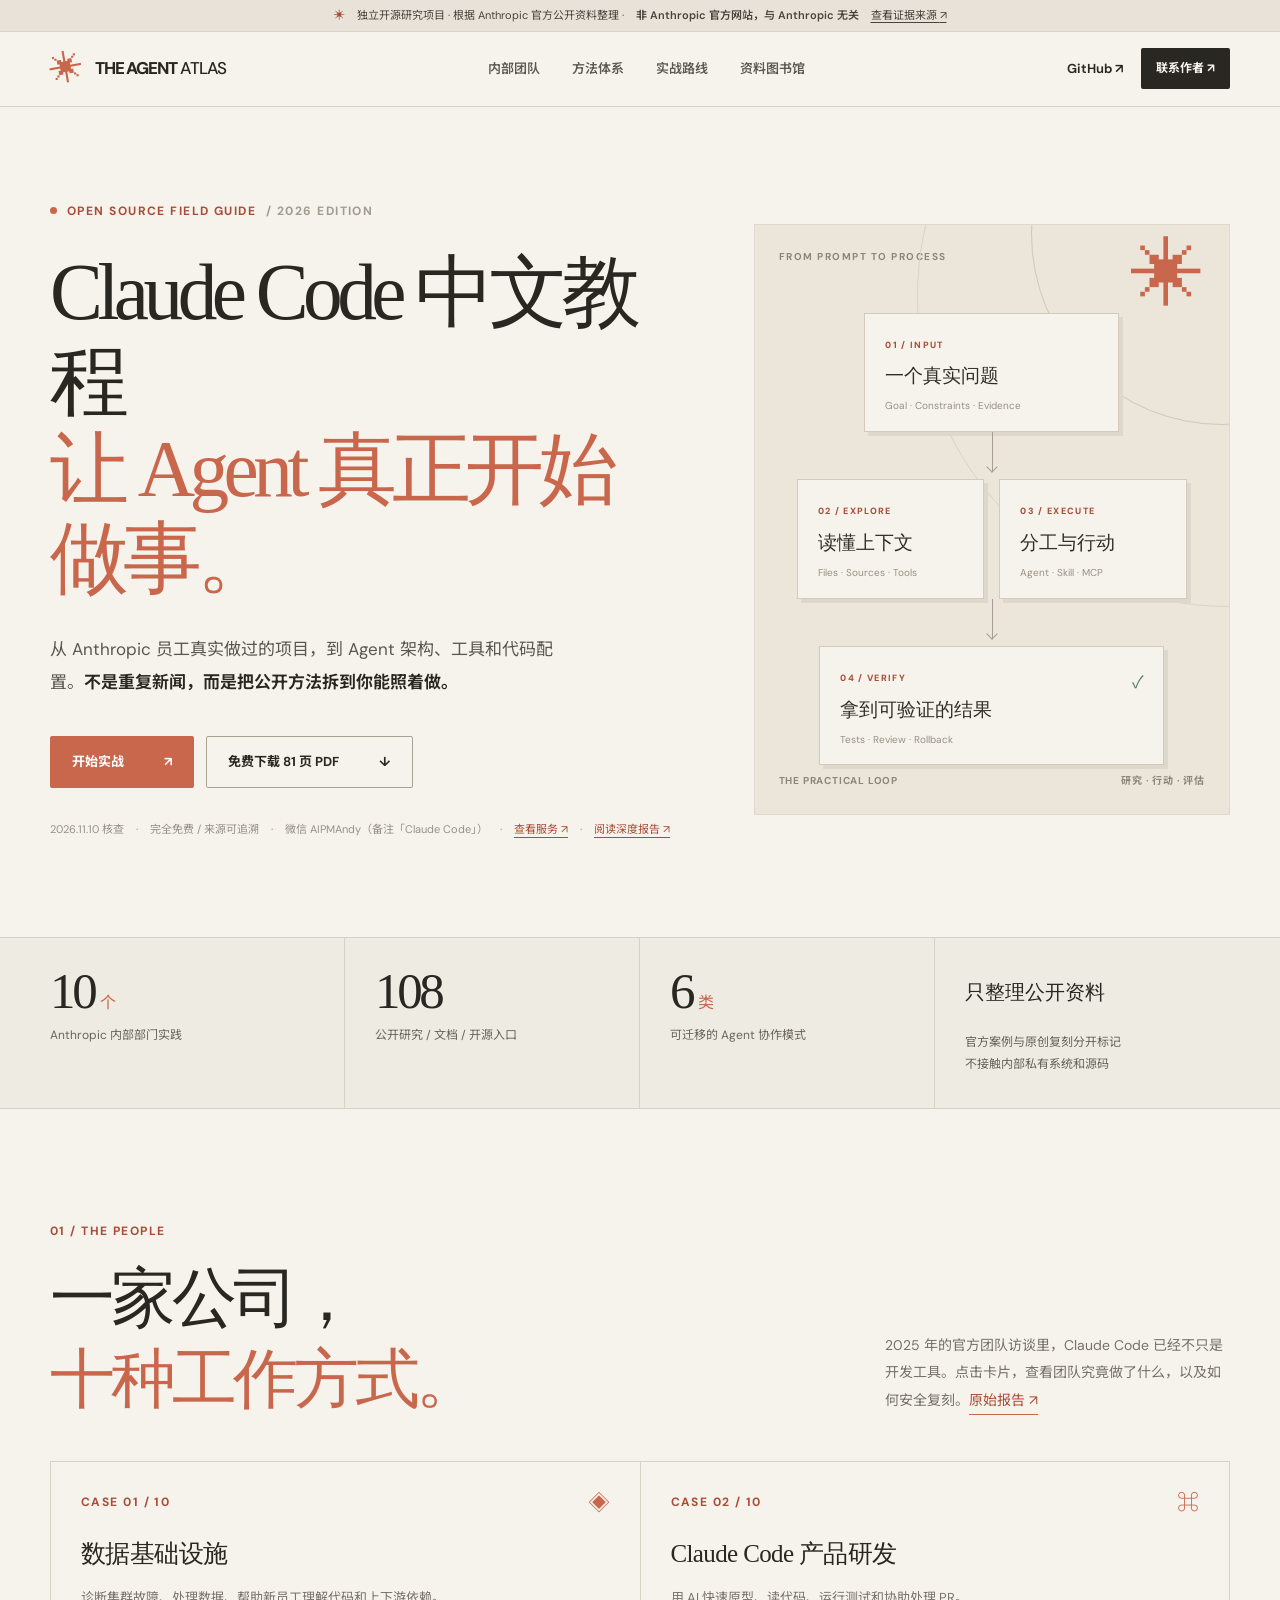
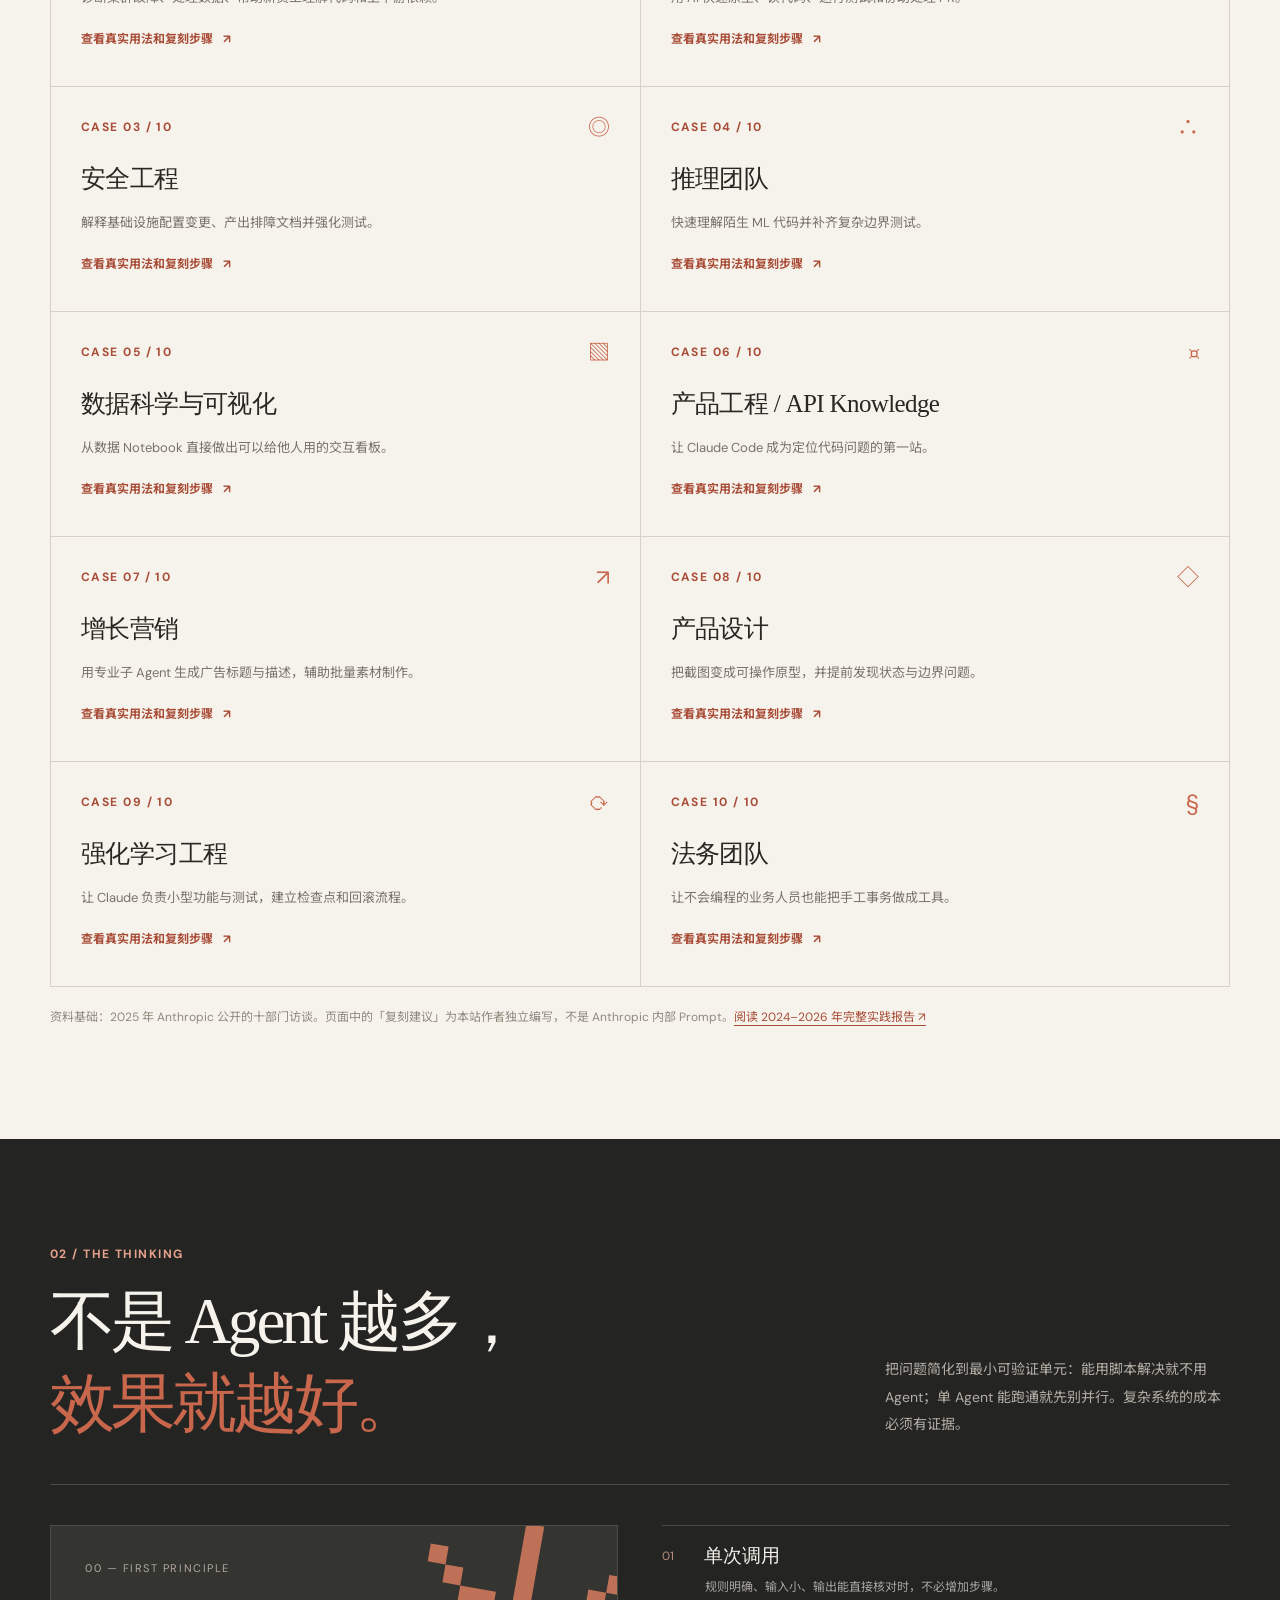
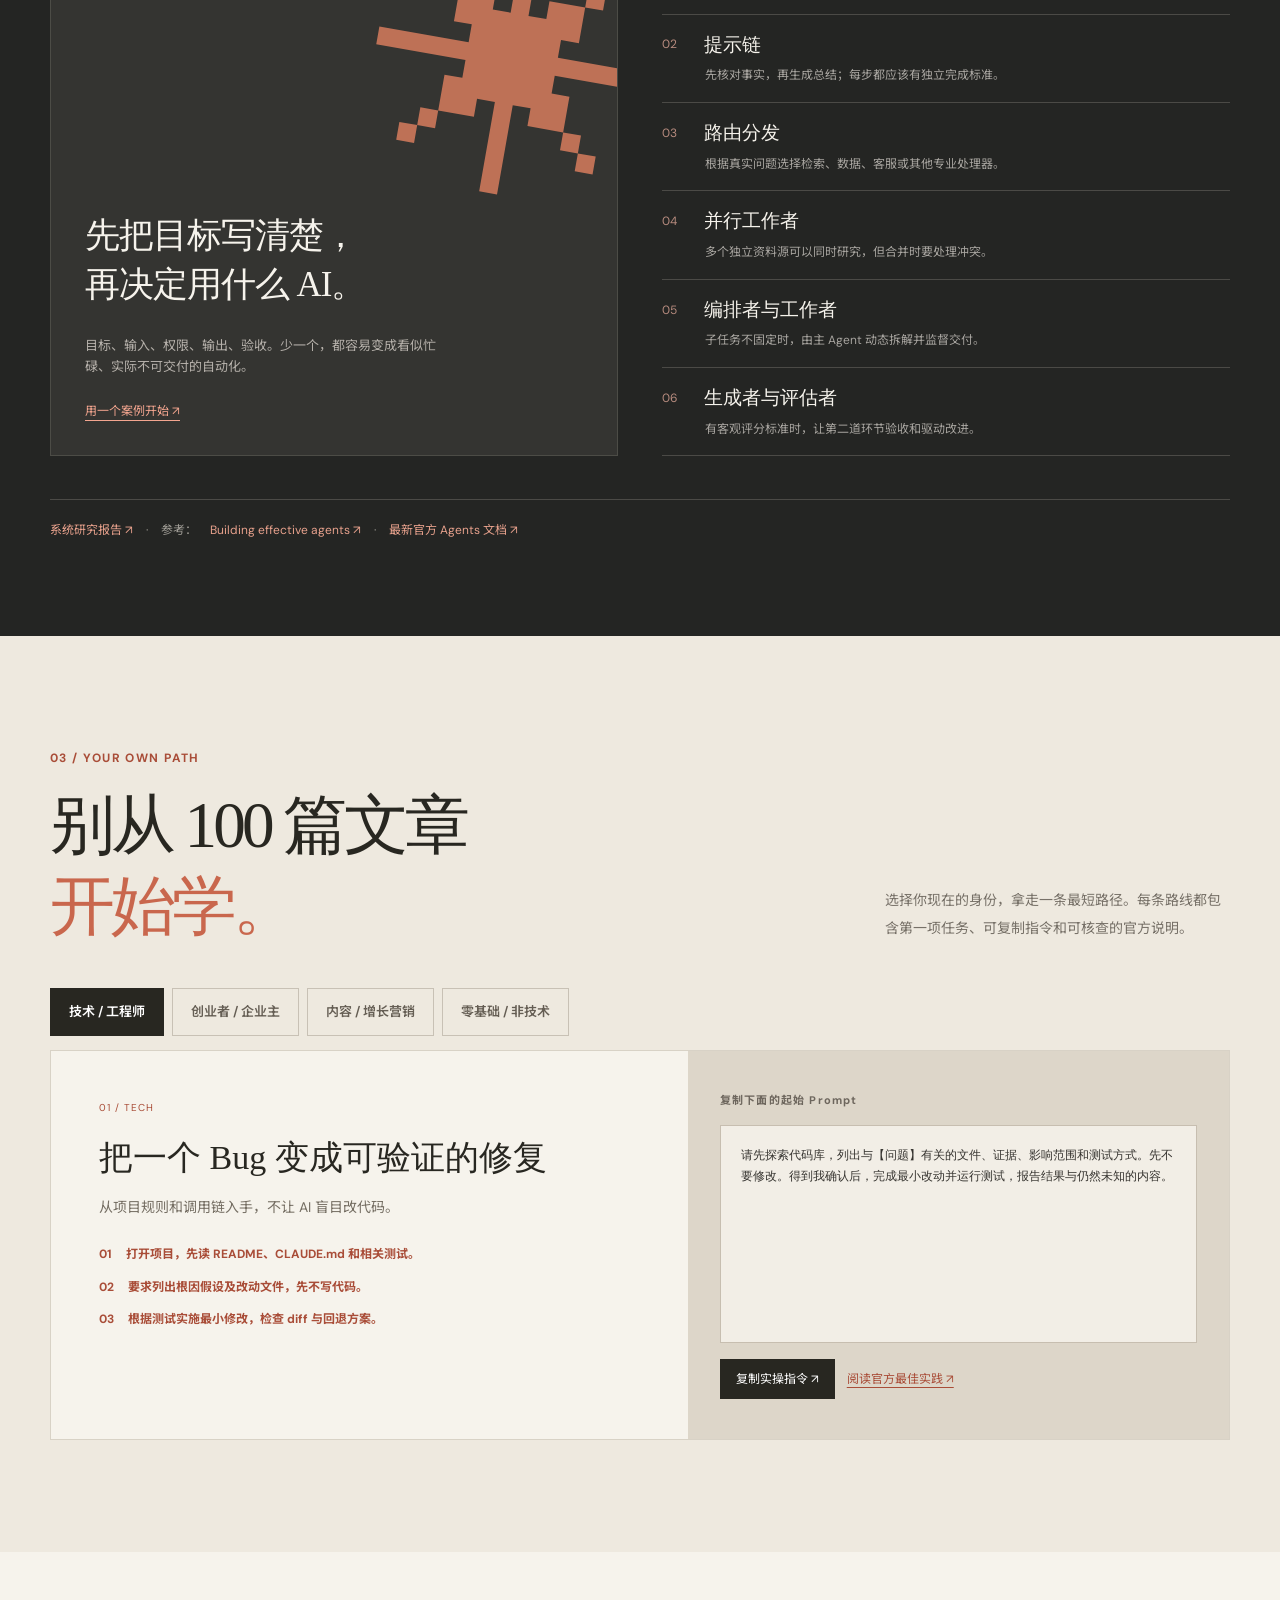
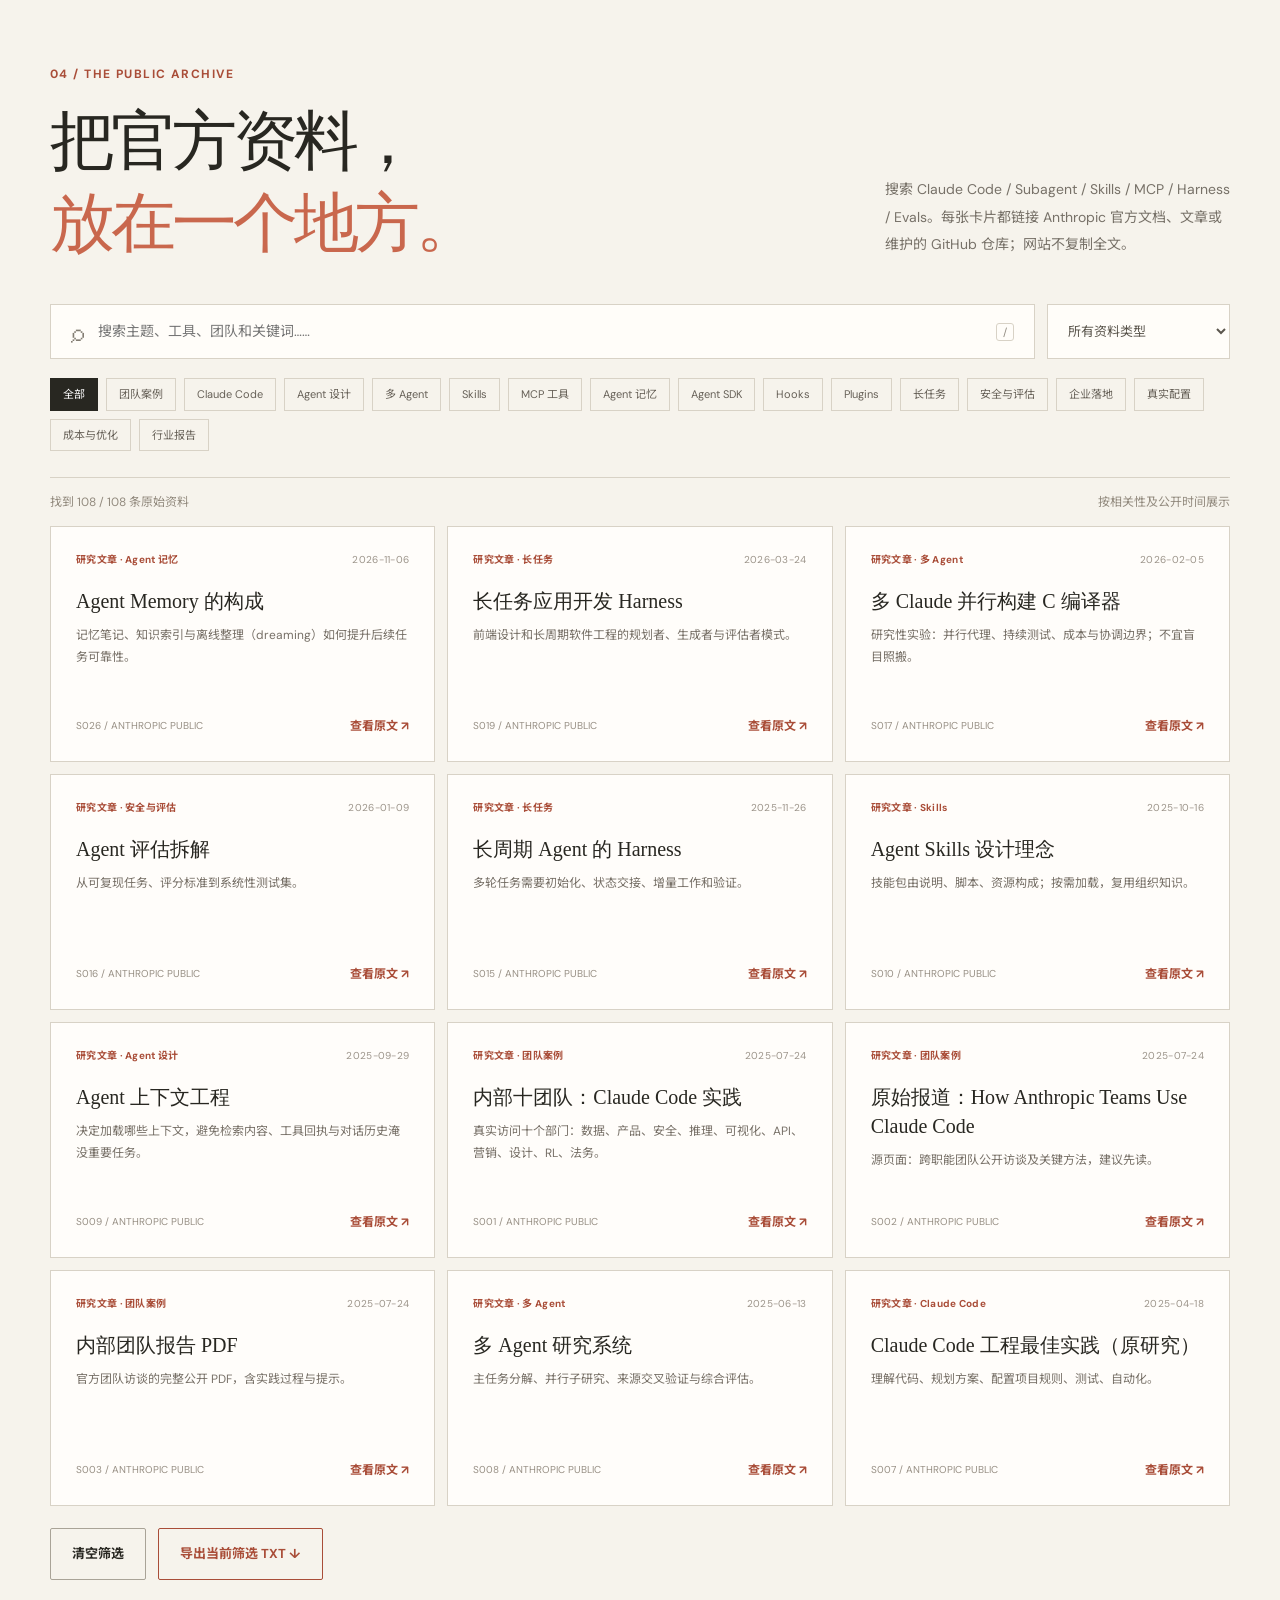
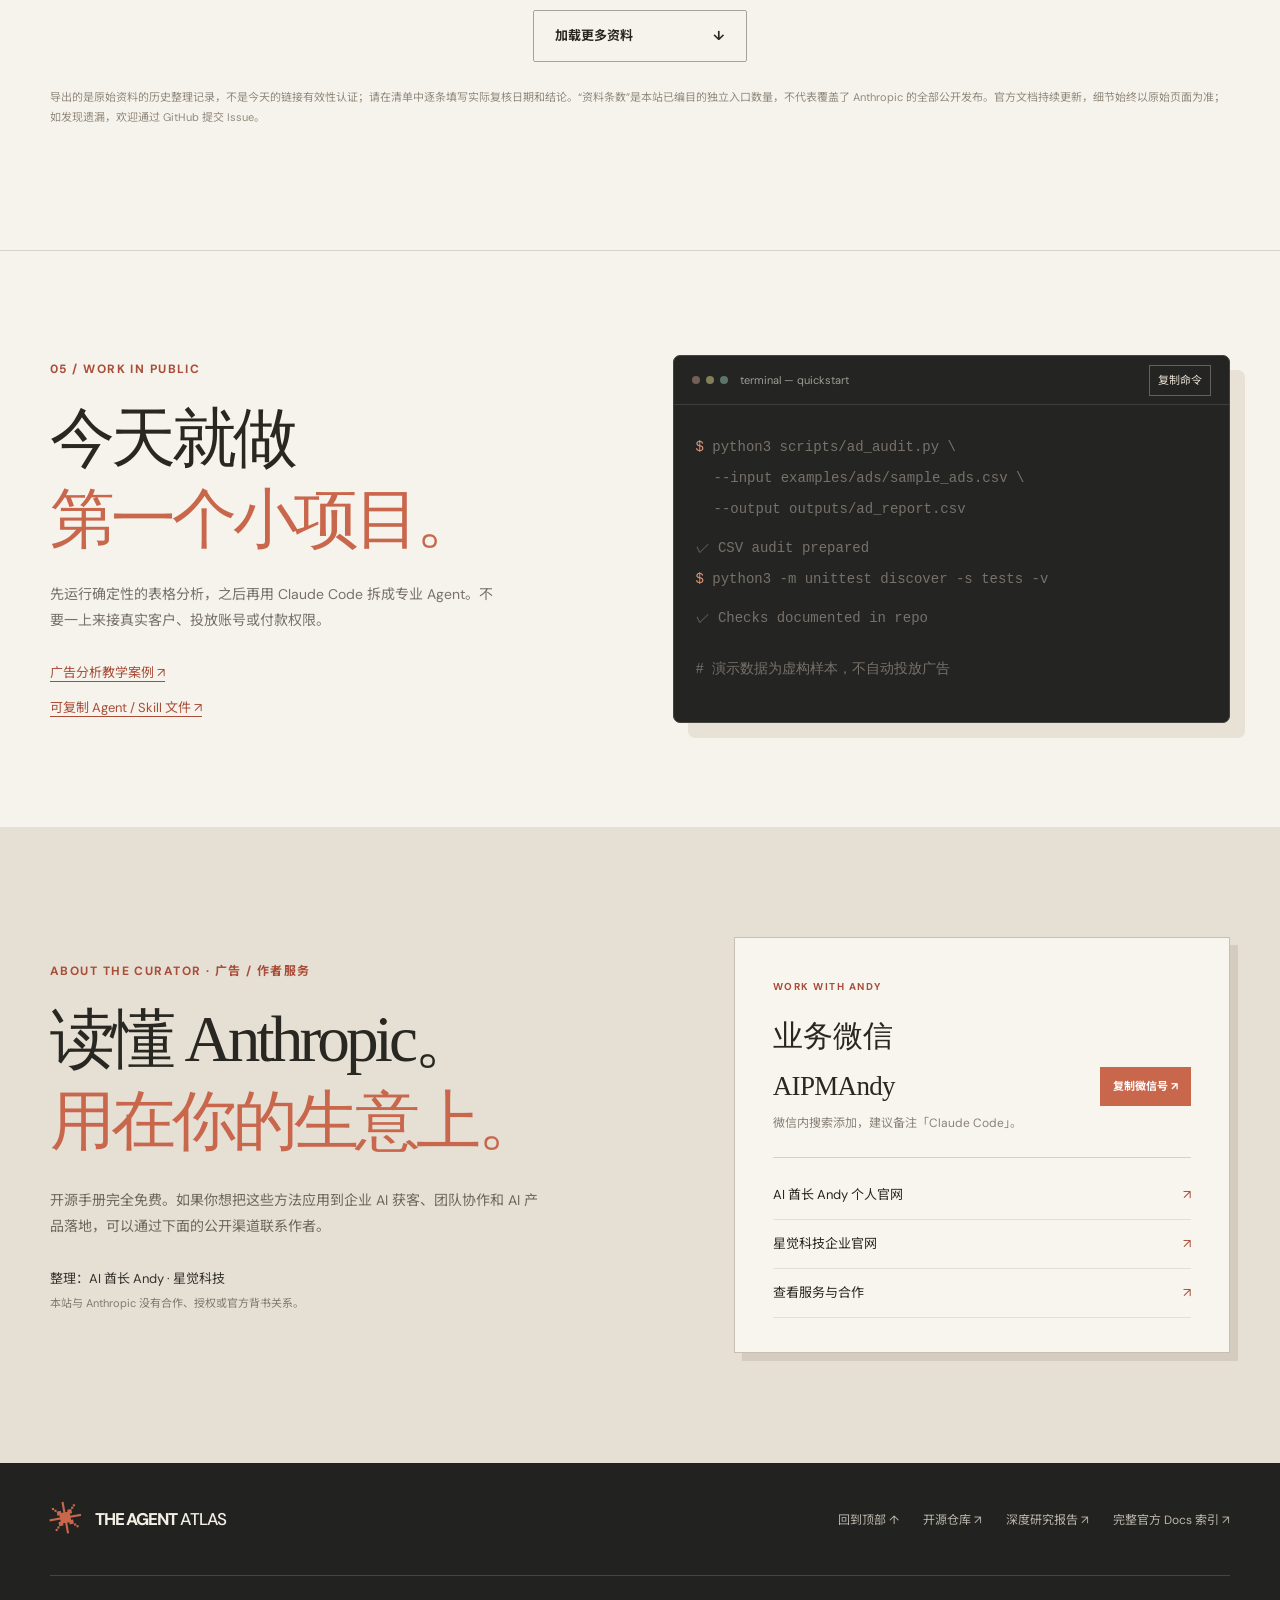
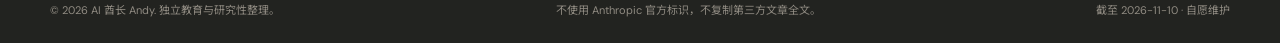
<file: site/index.html>
<!doctype html>
<html lang="zh-CN">
<head>
  <meta charset="utf-8">
  <meta name="viewport" content="width=device-width,initial-scale=1">
  <meta name="theme-color" content="#f6f3ec">
  <title>Claude Code 中文教程：Agent 实践图鉴｜AI酋长Andy</title>
  <meta name="description" content="Claude Code 中文教程与 Agent 开源实战手册：6 章教程、10 个团队案例、6 类 Agent 架构、108 条官方资料。免费开源，非 Anthropic 官方，与 Anthropic 无关。作者 AI酋长Andy。">
  <link rel="canonical" href="https://aipmandy.github.io/anthropic-claude-code-agent-handbook/">
  <meta property="og:type" content="website">
  <meta property="og:locale" content="zh_CN">
  <meta property="og:title" content="Claude Code 中文教程：Agent 实践图鉴｜AI酋长Andy">
  <meta property="og:description" content="Claude Code 中文教程与 Agent 开源实战手册：6 章教程、10 个团队案例、6 类 Agent 架构、108 条官方资料。免费开源，非 Anthropic 官方，与 Anthropic 无关。作者 AI酋长Andy。">
  <meta property="og:url" content="https://aipmandy.github.io/anthropic-claude-code-agent-handbook/">
  <meta property="og:image" content="https://aipmandy.github.io/anthropic-claude-code-agent-handbook/assets/social-preview.png">
  <meta property="og:image:width" content="1200">
  <meta property="og:image:height" content="630">
  <meta name="twitter:card" content="summary_large_image">
  <meta name="twitter:site" content="@AIPMAndy">
  <meta name="twitter:title" content="Claude Code 中文教程：Agent 实践图鉴｜AI酋长Andy">
  <meta name="twitter:description" content="Claude Code 中文教程与 Agent 开源实战手册：6 章教程、10 个团队案例、6 类 Agent 架构、108 条官方资料。免费开源，非 Anthropic 官方，与 Anthropic 无关。作者 AI酋长Andy。">
  <meta name="twitter:image" content="https://aipmandy.github.io/anthropic-claude-code-agent-handbook/assets/social-preview.png">
  <link rel="icon" href="favicon.svg" type="image/svg+xml">
  <link rel="stylesheet" href="style.css">
  <script type="application/ld+json">{"@context":"https://schema.org","@graph":[{"@type":"Person","@id":"https://github.com/AIPMAndy#person","name":"AI酋长Andy","alternateName":["AI Chief Andy","Andy Liu","AIPMAndy"],"url":"https://metaver.vip/","sameAs":["https://x.com/AIPMAndy","https://github.com/AIPMAndy","https://metaver.vip/","https://aipmandy.github.io/"],"jobTitle":"连续创业者（AI + 产品方法论），前腾讯/百度 AI 产品专家，大模型独角兽前 VP","description":"AI酋长Andy（Andy Liu，GitHub/X @AIPMAndy）：前腾讯/百度 AI 产品专家，大模型独角兽前 VP，现专注 AI + 产品方法论创业。"},{"@type":"WebSite","alternateName":"Claude Code 中文教程","@id":"https://aipmandy.github.io/anthropic-claude-code-agent-handbook/#website","url":"https://aipmandy.github.io/anthropic-claude-code-agent-handbook/","name":"Claude Code 中文教程：Agent 实践图鉴","description":"Claude Code 中文教程与 Agent 开源实战手册：6 章教程、10 个团队案例、6 类 Agent 架构、108 条官方资料。免费开源，非 Anthropic 官方，与 Anthropic 无关。作者 AI酋长Andy。","inLanguage":"zh-CN","author":{"@id":"https://github.com/AIPMAndy#person"},"publisher":{"@id":"https://github.com/AIPMAndy#person"}}]}</script>
<link rel="alternate" type="text/plain" href="https://aipmandy.github.io/anthropic-claude-code-agent-handbook/site/llms.txt" title="llms.txt">
</head>
<body>
<a href="#main" class="skip-link">跳到正文</a>
<div class="notice"><span class="little-star">✳</span> 独立开源研究项目 · 根据 Anthropic 官方公开资料整理 · <strong>非 Anthropic 官方网站，与 Anthropic 无关</strong><a href="#sources">查看证据来源 <span aria-hidden="true">↗</span></a></div>
<header class="masthead">
  <div class="wrap nav-inner">
    <a class="wordmark" href="#home" aria-label="返回首页"><span class="brand-mark" aria-hidden="true">✳</span><span>THE AGENT <em>ATLAS</em></span></a>
    <nav class="desktop-nav" aria-label="主导航">
      <a href="#teams">内部团队</a><a href="#methods">方法体系</a><a href="#paths">实战路线</a><a href="#sources">资料图书馆</a>
    </nav>
    <div class="nav-actions"><a class="nav-gh" href="https://github.com/AIPMAndy/anthropic-claude-code-agent-handbook" target="_blank" rel="noopener noreferrer">GitHub ↗</a><a class="nav-contact" href="#contact">联系作者 <span aria-hidden="true">↗</span></a></div>
    <button class="mobile-menu-toggle" type="button" aria-label="打开导航" aria-expanded="false" aria-controls="mobile-nav">☰</button>
  </div>
  <nav id="mobile-nav" class="mobile-nav" aria-label="手机导航" hidden><a href="#teams">内部团队</a><a href="#methods">方法体系</a><a href="#paths">实战路线</a><a href="#sources">资料图书馆</a><a href="#contact">联系作者</a></nav>
</header>
<main id="main">
<section class="hero" id="home">
  <div class="wrap hero-grid">
    <div class="hero-copy">
      <div class="eyebrow"><span class="dot"></span> OPEN SOURCE FIELD GUIDE <span class="muted">/ 2026 EDITION</span></div>
      <h1>Claude Code 中文教程<br><em>让 Agent 真正开始做事。</em></h1>
      <p class="lead">从 Anthropic 员工真实做过的项目，到 Agent 架构、工具和代码配置。<strong>不是重复新闻，而是把公开方法拆到你能照着做。</strong></p>
      <div class="hero-buttons"><a href="#paths" class="btn btn-primary">开始实战 <span>↗</span></a><a href="downloads/anthropic-claude-code-agent-handbook-guide.pdf" class="btn btn-outline">免费下载 81 页 PDF <span>↓</span></a></div>
      <div class="hero-foot"><span>2026.11.10 核查</span><span class="sep">·</span><span>完全免费 / 来源可追溯</span><span class="sep">·</span><span>微信 AIPMAndy（备注「Claude Code」）</span><span class="sep">·</span><a href="https://metaver.vip/services" target="_blank" rel="noopener noreferrer" style="text-decoration:underline;text-underline-offset:4px;color:#a94d38">查看服务 ↗</a><span class="sep">·</span><a href="study.html" style="text-decoration:underline;text-underline-offset:4px;color:#a94d38">阅读深度报告 ↗</a></div>
    </div>
    <div class="hero-art" aria-label="Agent 工作流概念图">
      <div class="art-top"><span class="art-kicker">FROM PROMPT TO PROCESS</span><span class="art-asterisk" aria-hidden="true">✳</span></div>
      <div class="diagram">
        <div class="diagram-row"><div class="diagram-box diagram-user"><span class="d-number">01 / INPUT</span><strong>一个真实问题</strong><small>Goal · Constraints · Evidence</small></div></div>
        <div class="line-arrow"></div>
        <div class="diagram-row diagram-split"><div class="diagram-box"><span class="d-number">02 / EXPLORE</span><strong>读懂上下文</strong><small>Files · Sources · Tools</small></div><div class="diagram-box"><span class="d-number">03 / EXECUTE</span><strong>分工与行动</strong><small>Agent · Skill · MCP</small></div></div>
        <div class="line-arrow"></div>
        <div class="diagram-row"><div class="diagram-box diagram-final"><span class="d-number">04 / VERIFY</span><strong>拿到可验证的结果</strong><small>Tests · Review · Rollback</small><span class="check">✓</span></div></div>
      </div>
      <div class="art-caption"><span>THE PRACTICAL LOOP</span><span>研究 · 行动 · 评估</span></div>
    </div>
  </div>
</section>
<section class="numbers"><div class="wrap number-grid">
  <div><strong>10<span>个</span></strong><p>Anthropic 内部部门实践</p></div><div><strong id="resource-count">108<span>+</span></strong><p>公开研究 / 文档 / 开源入口</p></div><div><strong>6<span>类</span></strong><p>可迁移的 Agent 协作模式</p></div><div class="last-num"><span>只整理公开资料</span><p>官方案例与原创复刻分开标记<br>不接触内部私有系统和源码</p></div>
</div></section>
<section class="editorial-section" id="teams">
  <div class="wrap">
    <div class="section-heading"><div><div class="eyebrow">01 / THE PEOPLE</div><h2>一家公司，<br><em>十种工作方式。</em></h2></div><p>2025 年的官方团队访谈里，Claude Code 已经不只是开发工具。点击卡片，查看团队究竟做了什么，以及如何安全复刻。<a href="https://www.anthropic.com/news/how-anthropic-teams-use-claude-code" target="_blank" rel="noopener noreferrer">原始报告 ↗</a></p></div>
    <div id="team-list" class="teams-grid" aria-live="polite"></div>
    <div class="source-note">资料基础：2025 年 Anthropic 公开的十部门访谈。页面中的「复刻建议」为本站作者独立编写，不是 Anthropic 内部 Prompt。<a href="study.html" style="color:#a94d38;text-decoration:underline;text-underline-offset:4px">阅读 2024–2026 年完整实践报告 ↗</a></div>
  </div>
</section>
<section class="ink-section" id="methods"><div class="wrap">
  <div class="section-heading light"><div><div class="eyebrow">02 / THE THINKING</div><h2>不是 Agent 越多，<br><em>效果就越好。</em></h2></div><p>把问题简化到最小可验证单元：能用脚本解决就不用 Agent；单 Agent 能跑通就先别并行。复杂系统的成本必须有证据。</p></div>
  <div class="method-layout">
    <div class="method-big"><span class="method-counter">00 — FIRST PRINCIPLE</span><div class="big-symbol" aria-hidden="true">✳</div><h3>先把目标写清楚，<br>再决定用什么 AI。</h3><p>目标、输入、权限、输出、验收。少一个，都容易变成看似忙碌、实际不可交付的自动化。</p><a href="#paths">用一个案例开始 ↗</a></div>
    <div class="methods-list" id="method-list"></div>
  </div>
  <div class="dark-bottom"><a href="study.html">系统研究报告 ↗</a><span>·</span>参考：<a href="https://www.anthropic.com/research/building-effective-agents" target="_blank" rel="noopener noreferrer">Building effective agents ↗</a><span>·</span><a href="https://code.claude.com/docs/en/agents" target="_blank" rel="noopener noreferrer">最新官方 Agents 文档 ↗</a></div>
</div></section>
<section class="editorial-section path-section" id="paths"><div class="wrap">
  <div class="section-heading"><div><div class="eyebrow">03 / YOUR OWN PATH</div><h2>别从 100 篇文章<br><em>开始学。</em></h2></div><p>选择你现在的身份，拿走一条最短路径。每条路线都包含第一项任务、可复制指令和可核查的官方说明。</p></div>
  <div class="path-tabs" role="tablist" aria-label="按身份选择学习路线"><button class="path-tab is-active" type="button" data-path="engineer" role="tab" aria-selected="true">技术 / 工程师</button><button class="path-tab" type="button" data-path="founder" role="tab" aria-selected="false">创业者 / 企业主</button><button class="path-tab" type="button" data-path="marketing" role="tab" aria-selected="false">内容 / 增长营销</button><button class="path-tab" type="button" data-path="beginner" role="tab" aria-selected="false">零基础 / 非技术</button></div>
  <div class="path-panel" id="path-panel" aria-live="polite"></div>
</div></section>
<section class="library-section" id="sources"><div class="wrap">
  <div class="section-heading"><div><div class="eyebrow">04 / THE PUBLIC ARCHIVE</div><h2>把官方资料，<br><em>放在一个地方。</em></h2></div><p>搜索 Claude Code / Subagent / Skills / MCP / Harness / Evals。每张卡片都链接 Anthropic 官方文档、文章或维护的 GitHub 仓库；网站不复制全文。</p></div>
  <div class="library-toolbar"><label for="library-search" class="visually-hidden">搜索官方资料</label><div class="search-box"><span aria-hidden="true">⌕</span><input id="library-search" type="search" placeholder="搜索主题、工具、团队和关键词……" autocomplete="off" aria-label="搜索资料"><kbd>/</kbd></div><select id="library-type" aria-label="筛选资料类型"><option value="all">所有资料类型</option><option value="研究文章">研究文章</option><option value="官方文档">官方文档</option><option value="官方开源">官方开源</option><option value="行业报告">行业报告</option></select></div>
  <div class="topic-bar" id="topic-bar" aria-label="筛选主题"></div>
  <div class="library-count"><span id="visible-count">正在加载…</span><span>按相关性及公开时间展示</span></div>
  <div id="source-list" class="source-grid" aria-live="polite"></div>
  <div id="empty-state" class="empty-state" hidden>没有找到匹配资料。试试缩短关键词，或者清除筛选。</div>
  <div class="source-actions"><button type="button" id="reset-sources" class="btn btn-outline">清空筛选</button><button type="button" id="export-sources" class="btn btn-outline">导出当前筛选 TXT ↓</button></div><div class="more-line"><button type="button" id="show-more" class="btn btn-outline">加载更多资料 <span>↓</span></button></div>
  <p class="library-fineprint">导出的是原始资料的历史整理记录，不是今天的链接有效性认证；请在清单中逐条填写实际复核日期和结论。“资料条数”是本站已编目的独立入口数量，不代表覆盖了 Anthropic 的全部公开发布。官方文档持续更新，细节始终以原始页面为准；如发现遗漏，欢迎通过 GitHub 提交 Issue。</p>
</div></section>
<section class="practice-section" id="practice"><div class="wrap practice-grid">
  <div><div class="eyebrow">05 / WORK IN PUBLIC</div><h2>今天就做<br><em>第一个小项目。</em></h2><p>先运行确定性的表格分析，之后再用 Claude Code 拆成专业 Agent。不要一上来接真实客户、投放账号或付款权限。</p><div class="practice-links"><a class="text-link" href="https://github.com/AIPMAndy/anthropic-claude-code-agent-handbook/tree/main/examples/ads" target="_blank" rel="noopener noreferrer">广告分析教学案例 ↗</a><a class="text-link" href="https://github.com/AIPMAndy/anthropic-claude-code-agent-handbook/tree/main/.claude" target="_blank" rel="noopener noreferrer">可复制 Agent / Skill 文件 ↗</a></div></div>
  <div class="terminal"><div class="terminal-head"><span class="traffic"><i></i><i></i><i></i></span><span>terminal — quickstart</span><button type="button" class="terminal-copy" data-copy="python3 scripts/ad_audit.py --input examples/ads/sample_ads.csv --output outputs/ad_report.csv&#10;python3 -m unittest discover -s tests -v">复制命令</button></div><div class="terminal-content"><p><span class="prompt">$</span> <span>python3 scripts/ad_audit.py \</span></p><p class="indent">--input examples/ads/sample_ads.csv \</p><p class="indent">--output outputs/ad_report.csv</p><p class="terminal-ok">✓ CSV audit prepared</p><p><span class="prompt">$</span> python3 -m unittest discover -s tests -v</p><p class="terminal-ok">✓ Checks documented in repo</p><p class="terminal-muted"># 演示数据为虚构样本，不自动投放广告</p></div></div>
</div></section>
<section class="contact-section" id="contact"><div class="wrap contact-grid"><div><div class="eyebrow">ABOUT THE CURATOR · 广告 / 作者服务</div><h2>读懂 Anthropic。<br><em>用在你的生意上。</em></h2><p>开源手册完全免费。如果你想把这些方法应用到企业 AI 获客、团队协作和 AI 产品落地，可以通过下面的公开渠道联系作者。</p><p class="authorship">整理：AI 酋长 Andy · 星觉科技<br><small>本站与 Anthropic 没有合作、授权或官方背书关系。</small></p></div><div class="contact-card"><span class="small-label">WORK WITH ANDY</span><p class="contact-heading">业务微信</p><div class="wechat-row"><strong>AIPMAndy</strong><button class="copy-wechat" type="button" data-copy="AIPMAndy">复制微信号 ↗</button></div><p class="wechat-sub">微信内搜索添加，建议备注「Claude Code」。</p><div class="contact-divider"></div><a href="https://metaver.vip/" target="_blank" rel="noopener noreferrer">AI 酋长 Andy 个人官网 <span>↗</span></a><a href="https://www.a6no1.cn/" target="_blank" rel="noopener noreferrer">星觉科技企业官网 <span>↗</span></a><a href="https://metaver.vip/services" target="_blank" rel="noopener noreferrer">查看服务与合作 <span>↗</span></a></div></div></section>
</main>
<footer class="footer"><div class="wrap"><div class="footer-top"><div class="wordmark"><span class="brand-mark">✳</span><span>THE AGENT <em>ATLAS</em></span></div><div class="footer-links"><a href="#home">回到顶部 ↑</a><a href="https://github.com/AIPMAndy/anthropic-claude-code-agent-handbook" target="_blank" rel="noopener noreferrer">开源仓库 ↗</a><a href="study.html">深度研究报告 ↗</a><a href="https://code.claude.com/docs/llms.txt" target="_blank" rel="noopener noreferrer">完整官方 Docs 索引 ↗</a></div></div><div class="footer-bottom"><span>© 2026 AI 酋长 Andy. 独立教育与研究性整理。</span><span>不使用 Anthropic 官方标识，不复制第三方文章全文。</span><span>截至 2026-11-10 · 自愿维护</span></div></div></footer>
<div id="toast" class="toast" role="status" aria-live="polite" aria-atomic="true"></div>
<script src="data.js"></script><script src="source-audit.js"></script><script src="app.js"></script>
</body>
</html>
</file>
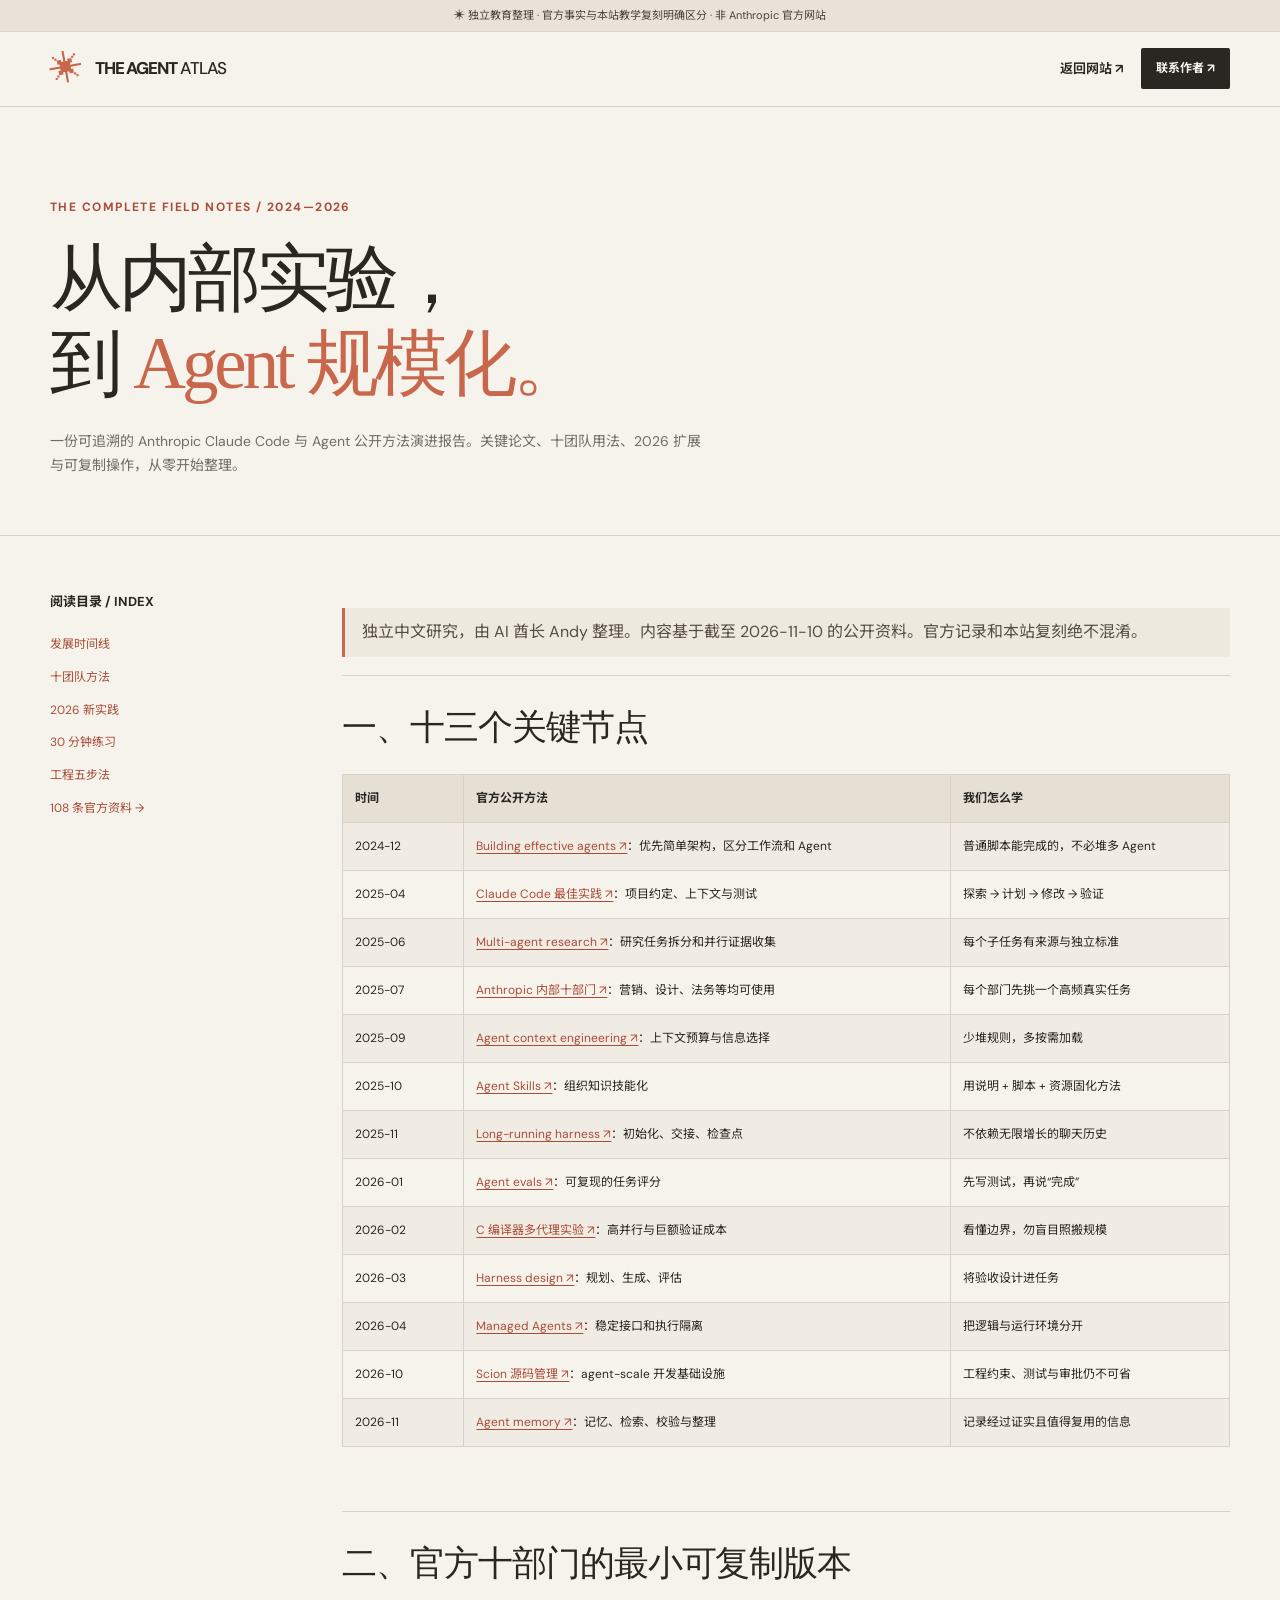
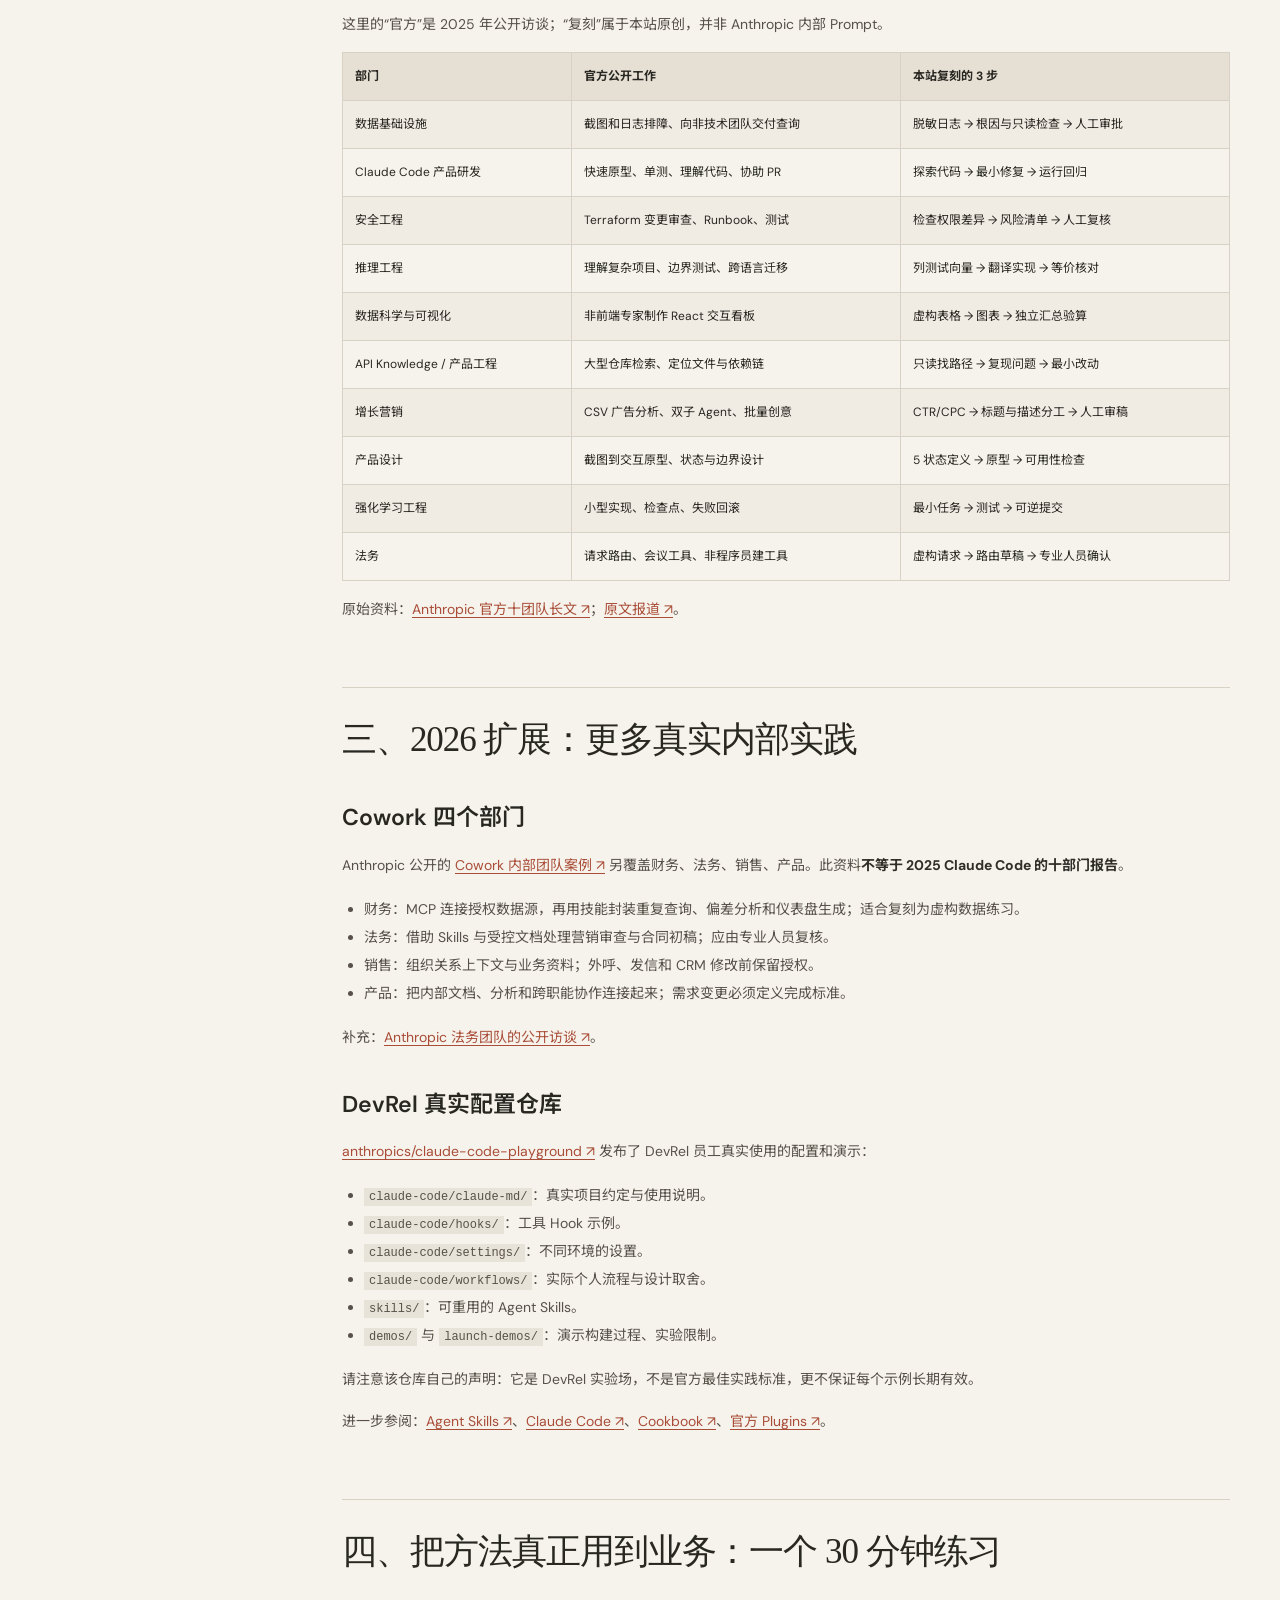
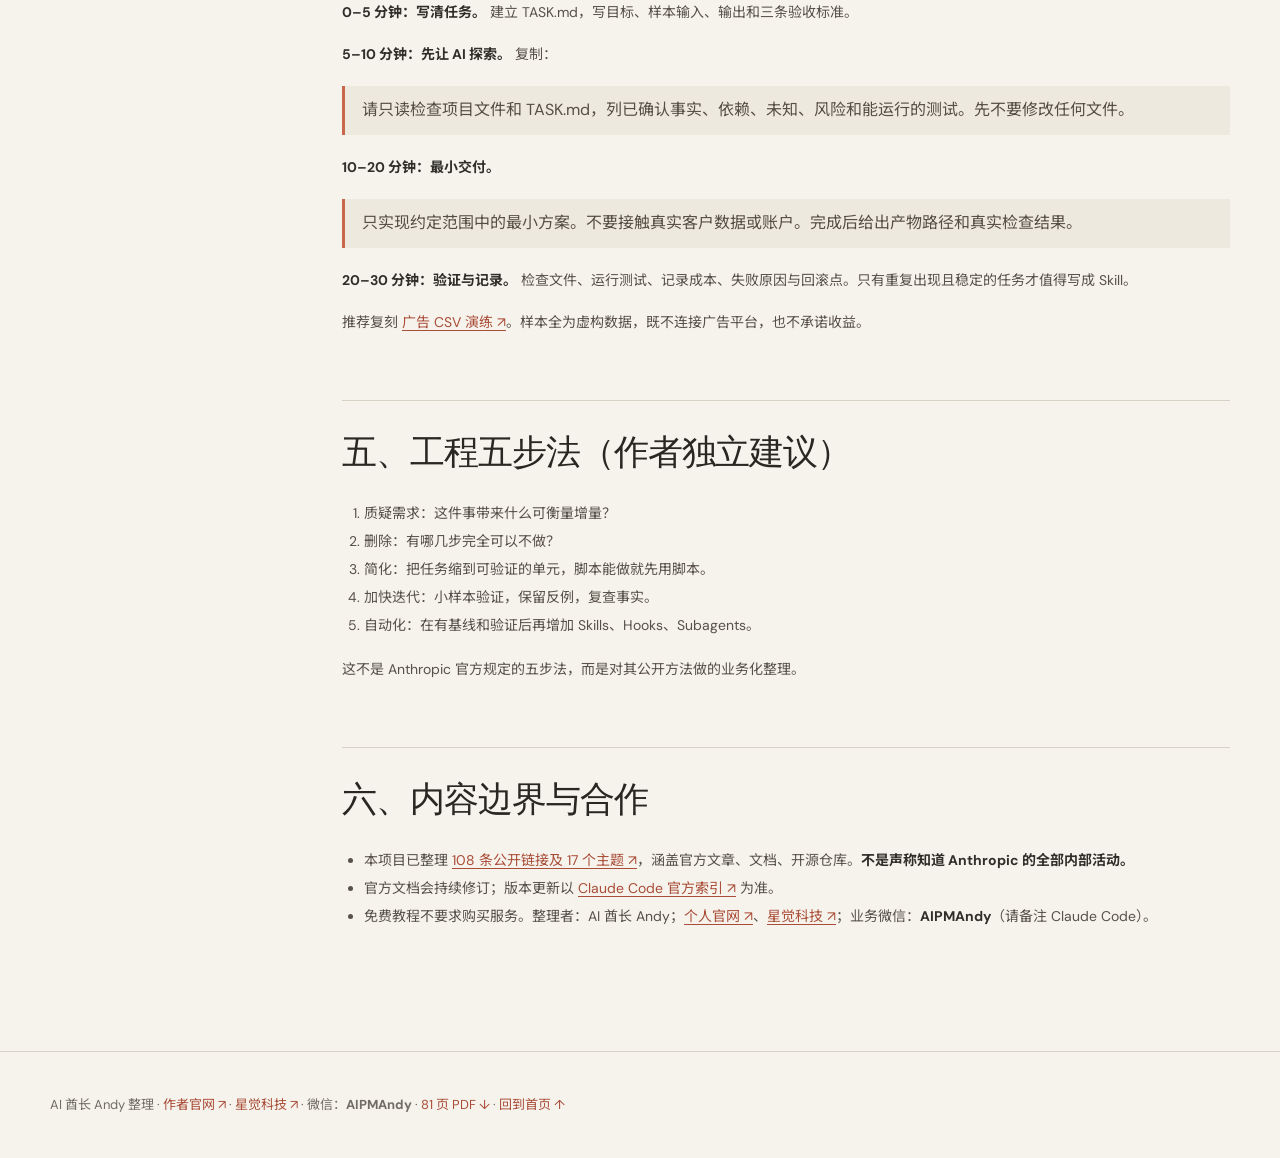
<file: site/study.html>
<!doctype html><html lang="zh-CN"><head><meta charset="utf-8"><meta name="viewport" content="width=device-width,initial-scale=1"><meta name="description" content="Anthropic Claude Code 和 Agent 实践发展史：公开研究、十团队、四部门、开源配置、保姆级练习。"><link rel="canonical" href="https://aipmandy.github.io/anthropic-claude-code-agent-handbook/study.html"><meta property="og:type" content="article"><meta property="og:title" content="Anthropic Claude Code 与 Agent 实践深度报告｜AI 酋长 Andy"><meta property="og:description" content="2024–2026 年 Anthropic 公开的 Claude Code 与 Agent 实践，含来源日期、作者整理与可复现练习，非官方研究。"><meta property="og:url" content="https://aipmandy.github.io/anthropic-claude-code-agent-handbook/study.html"><script type="application/ld+json">{"@context":"https://schema.org","@type":"Article","headline":"Anthropic 2024–2026 Claude Code 与 Agent 实践：独立中文深度报告","inLanguage":"zh-CN","mainEntityOfPage":"https://aipmandy.github.io/anthropic-claude-code-agent-handbook/study.html","url":"https://aipmandy.github.io/anthropic-claude-code-agent-handbook/study.html","dateModified":"2026-11-21","author":{"@type":"Person","name":"AI 酋长 Andy","url":"https://metaver.vip/"},"publisher":{"@type":"Organization","name":"星觉科技","url":"https://www.a6no1.cn/"},"isBasedOn":["https://www.anthropic.com/news/how-anthropic-teams-use-claude-code","https://www.anthropic.com/research/building-effective-agents"],"about":["Claude Code","Agent 架构","Anthropic 公开实践"]}</script><link rel="stylesheet" href="style.css"><link rel="icon" href="favicon.svg" type="image/svg+xml"><title>深度报告：Anthropic 2024–2026 Claude Code 与 Agent 实践｜Agent Atlas</title><style>
.study-hero{padding:90px 0 44px;border-bottom:1px solid var(--line)}.study-hero h1{font:400 clamp(45px,5.7vw,75px)/1.17 Georgia,'Songti SC',serif;letter-spacing:-.055em;max-width:910px;margin:19px 0 24px}.study-hero h1 em{color:var(--accent);font-style:normal}.study-hero p{font-size:14px;color:var(--muted);max-width:660px}.study-layout{display:grid;grid-template-columns:220px minmax(0,1fr);gap:72px;padding-top:54px;padding-bottom:105px}.study-aside{position:sticky;top:110px;align-self:start;font-size:12px;color:var(--muted);line-height:1.9}.study-aside strong{display:block;font-size:13px;color:var(--ink);margin-bottom:18px}.study-aside a{display:block;margin:10px 0;color:var(--accent-dark)}.study-content{min-width:0}.study-content h1{display:none}.study-content h2{font:400 35px/1.4 Georgia,'Songti SC',serif;letter-spacing:-.03em;margin:64px 0 22px;border-top:1px solid var(--line);padding-top:27px}.study-content h2:first-of-type{margin-top:0}.study-content h3{font-size:23px;font-weight:600;margin:34px 0 10px}.study-content p,.study-content li{font-size:14px;line-height:2;color:#575149}.study-content a{color:var(--accent-dark);text-decoration:underline;text-underline-offset:3px}.study-content table{border-collapse:collapse;width:100%;font-size:12px;line-height:1.75}.study-content td{padding:13px 12px;vertical-align:top;border:1px solid var(--line);min-width:95px}.study-content tr:first-child{background:#e5dfd4;font-weight:700}.study-content tr:nth-child(even){background:#f0ebe3}.study-content blockquote{border-left:3px solid var(--accent);padding:10px 17px;margin:18px 0;background:#eee9df;line-height:1.8;color:#554e45}.study-content code{background:#e8e3d9;padding:2px 5px;font:12px ui-monospace,monospace}.study-content ul,.study-content ol{padding-left:22px}.study-content strong{color:#302e29}.study-content{overflow-x:auto}.study-footer{padding:42px 0;border-top:1px solid var(--line);font-size:13px;color:var(--muted)}.study-footer a{color:var(--accent-dark)}@media(max-width:740px){.study-hero{padding:60px 0 26px}.study-layout{grid-template-columns:1fr;gap:22px;padding:28px 0 70px}.study-aside{position:static;display:flex;flex-wrap:wrap;gap:8px}.study-aside strong{width:100%}.study-aside a{margin:0;border:1px solid var(--line);padding:4px 9px}.study-content h2{font-size:27px}.study-content table{font-size:11px}.study-content td{padding:9px 8px;min-width:85px}}
</style><meta name="twitter:card" content="summary"><link rel="alternate" type="text/plain" href="https://aipmandy.github.io/anthropic-claude-code-agent-handbook/site/llms.txt" title="llms.txt">
</head><body><a href="#main" class="skip-link">跳到正文</a><div class="notice">✳ 独立教育整理 · 官方事实与本站教学复刻明确区分 · 非 Anthropic 官方网站</div><header class="masthead"><div class="wrap nav-inner"><a class="wordmark" href="index.html"><span class="brand-mark">✳</span><span>THE AGENT <em>ATLAS</em></span></a><div class="nav-actions"><a href="index.html#teams" class="nav-gh">返回网站 ↗</a><a href="index.html#contact" class="nav-contact">联系作者 ↗</a></div></div></header><main id="main"><section class="study-hero"><div class="wrap"><div class="eyebrow">THE COMPLETE FIELD NOTES / 2024—2026</div><h1>从内部实验，<br>到 <em>Agent 规模化。</em></h1><p>一份可追溯的 Anthropic Claude Code 与 Agent 公开方法演进报告。关键论文、十团队用法、2026 扩展与可复制操作，从零开始整理。</p></div></section><div class="wrap study-layout"><aside class="study-aside"><strong>阅读目录 / INDEX</strong><a href="#chapter-1">发展时间线</a><a href="#chapter-2">十团队方法</a><a href="#chapter-3">2026 新实践</a><a href="#chapter-4">30 分钟练习</a><a href="#chapter-5">工程五步法</a><a href="index.html#sources">108 条官方资料 →</a></aside><article class="study-content"><p class="visually-hidden">Anthropic Claude Code / Agent：2024–2026 完整实践进化史</p>
<blockquote>独立中文研究，由 AI 酋长 Andy 整理。内容基于截至 2026-11-10 的公开资料。官方记录和本站复刻绝不混淆。</blockquote>
<h2>一、十三个关键节点</h2>
<table><tbody>
<tr><td>时间</td><td>官方公开方法</td><td>我们怎么学</td></tr>
<tr><td>2024-12</td><td><a href="https://www.anthropic.com/research/building-effective-agents" target="_blank" rel="noopener noreferrer">Building effective agents ↗</a>：优先简单架构，区分工作流和 Agent</td><td>普通脚本能完成的，不必堆多 Agent</td></tr>
<tr><td>2025-04</td><td><a href="https://www.anthropic.com/research/claude-code-best-practices" target="_blank" rel="noopener noreferrer">Claude Code 最佳实践 ↗</a>：项目约定、上下文与测试</td><td>探索 → 计划 → 修改 → 验证</td></tr>
<tr><td>2025-06</td><td><a href="https://www.anthropic.com/research/multi-agent-research-system" target="_blank" rel="noopener noreferrer">Multi-agent research ↗</a>：研究任务拆分和并行证据收集</td><td>每个子任务有来源与独立标准</td></tr>
<tr><td>2025-07</td><td><a href="https://www.anthropic.com/news/how-anthropic-teams-use-claude-code" target="_blank" rel="noopener noreferrer">Anthropic 内部十部门 ↗</a>：营销、设计、法务等均可使用</td><td>每个部门先挑一个高频真实任务</td></tr>
<tr><td>2025-09</td><td><a href="https://www.anthropic.com/research/effective-context-engineering-for-ai-agents" target="_blank" rel="noopener noreferrer">Agent context engineering ↗</a>：上下文预算与信息选择</td><td>少堆规则，多按需加载</td></tr>
<tr><td>2025-10</td><td><a href="https://www.anthropic.com/research/equipping-agents-for-the-real-world-with-agent-skills" target="_blank" rel="noopener noreferrer">Agent Skills ↗</a>：组织知识技能化</td><td>用说明 + 脚本 + 资源固化方法</td></tr>
<tr><td>2025-11</td><td><a href="https://www.anthropic.com/research/effective-harnesses-for-long-running-agents" target="_blank" rel="noopener noreferrer">Long-running harness ↗</a>：初始化、交接、检查点</td><td>不依赖无限增长的聊天历史</td></tr>
<tr><td>2026-01</td><td><a href="https://www.anthropic.com/research/demystifying-evals-for-ai-agents" target="_blank" rel="noopener noreferrer">Agent evals ↗</a>：可复现的任务评分</td><td>先写测试，再说“完成”</td></tr>
<tr><td>2026-02</td><td><a href="https://www.anthropic.com/research/building-c-compiler" target="_blank" rel="noopener noreferrer">C 编译器多代理实验 ↗</a>：高并行与巨额验证成本</td><td>看懂边界，勿盲目照搬规模</td></tr>
<tr><td>2026-03</td><td><a href="https://www.anthropic.com/research/harness-design-long-running-apps" target="_blank" rel="noopener noreferrer">Harness design ↗</a>：规划、生成、评估</td><td>将验收设计进任务</td></tr>
<tr><td>2026-04</td><td><a href="https://www.anthropic.com/research/managed-agents" target="_blank" rel="noopener noreferrer">Managed Agents ↗</a>：稳定接口和执行隔离</td><td>把逻辑与运行环境分开</td></tr>
<tr><td>2026-10</td><td><a href="https://www.anthropic.com/research/redesigning-source-control" target="_blank" rel="noopener noreferrer">Scion 源码管理 ↗</a>：agent-scale 开发基础设施</td><td>工程约束、测试与审批仍不可省</td></tr>
<tr><td>2026-11</td><td><a href="https://www.anthropic.com/research/components-of-agent-memory" target="_blank" rel="noopener noreferrer">Agent memory ↗</a>：记忆、检索、校验与整理</td><td>记录经过证实且值得复用的信息</td></tr>
</tbody></table>
<h2>二、官方十部门的最小可复制版本</h2>
<p>这里的“官方”是 2025 年公开访谈；“复刻”属于本站原创，并非 Anthropic 内部 Prompt。</p>
<table><tbody>
<tr><td>部门</td><td>官方公开工作</td><td>本站复刻的 3 步</td></tr>
<tr><td>数据基础设施</td><td>截图和日志排障、向非技术团队交付查询</td><td>脱敏日志 → 根因与只读检查 → 人工审批</td></tr>
<tr><td>Claude Code 产品研发</td><td>快速原型、单测、理解代码、协助 PR</td><td>探索代码 → 最小修复 → 运行回归</td></tr>
<tr><td>安全工程</td><td>Terraform 变更审查、Runbook、测试</td><td>检查权限差异 → 风险清单 → 人工复核</td></tr>
<tr><td>推理工程</td><td>理解复杂项目、边界测试、跨语言迁移</td><td>列测试向量 → 翻译实现 → 等价核对</td></tr>
<tr><td>数据科学与可视化</td><td>非前端专家制作 React 交互看板</td><td>虚构表格 → 图表 → 独立汇总验算</td></tr>
<tr><td>API Knowledge / 产品工程</td><td>大型仓库检索、定位文件与依赖链</td><td>只读找路径 → 复现问题 → 最小改动</td></tr>
<tr><td>增长营销</td><td>CSV 广告分析、双子 Agent、批量创意</td><td>CTR/CPC → 标题与描述分工 → 人工审稿</td></tr>
<tr><td>产品设计</td><td>截图到交互原型、状态与边界设计</td><td>5 状态定义 → 原型 → 可用性检查</td></tr>
<tr><td>强化学习工程</td><td>小型实现、检查点、失败回滚</td><td>最小任务 → 测试 → 可逆提交</td></tr>
<tr><td>法务</td><td>请求路由、会议工具、非程序员建工具</td><td>虚构请求 → 路由草稿 → 专业人员确认</td></tr>
</tbody></table>
<p>原始资料：<a href="https://www.anthropic.com/news/how-anthropic-teams-use-claude-code" target="_blank" rel="noopener noreferrer">Anthropic 官方十团队长文 ↗</a>；<a href="https://claude.com/resources/articles/how-anthropic-teams-use-claude-code" target="_blank" rel="noopener noreferrer">原文报道 ↗</a>。</p>
<h2>三、2026 扩展：更多真实内部实践</h2>
<h3>Cowork 四个部门</h3>
<p>Anthropic 公开的 <a href="https://claude.com/resources/guides/deploying-claude-across-your-organization/how-anthropic-teams-use-cowork" target="_blank" rel="noopener noreferrer">Cowork 内部团队案例 ↗</a> 另覆盖财务、法务、销售、产品。此资料<strong>不等于 2025 Claude Code 的十部门报告</strong>。</p>
<ul>
<li>财务：MCP 连接授权数据源，再用技能封装重复查询、偏差分析和仪表盘生成；适合复刻为虚构数据练习。</li>
<li>法务：借助 Skills 与受控文档处理营销审查与合同初稿；应由专业人员复核。</li>
<li>销售：组织关系上下文与业务资料；外呼、发信和 CRM 修改前保留授权。</li>
<li>产品：把内部文档、分析和跨职能协作连接起来；需求变更必须定义完成标准。</li>
</ul>
<p>补充：<a href="https://claude.com/resources/articles/how-anthropic-uses-claude-legal" target="_blank" rel="noopener noreferrer">Anthropic 法务团队的公开访谈 ↗</a>。</p>
<h3>DevRel 真实配置仓库</h3>
<p><a href="https://github.com/anthropics/claude-code-playground" target="_blank" rel="noopener noreferrer">anthropics/claude-code-playground ↗</a> 发布了 DevRel 员工真实使用的配置和演示：</p>
<ul>
<li><code>claude-code/claude-md/</code>：真实项目约定与使用说明。</li>
<li><code>claude-code/hooks/</code>：工具 Hook 示例。</li>
<li><code>claude-code/settings/</code>：不同环境的设置。</li>
<li><code>claude-code/workflows/</code>：实际个人流程与设计取舍。</li>
<li><code>skills/</code>：可重用的 Agent Skills。</li>
<li><code>demos/</code> 与 <code>launch-demos/</code>：演示构建过程、实验限制。</li>
</ul>
<p>请注意该仓库自己的声明：它是 DevRel 实验场，不是官方最佳实践标准，更不保证每个示例长期有效。</p>
<p>进一步参阅：<a href="https://github.com/anthropics/skills" target="_blank" rel="noopener noreferrer">Agent Skills ↗</a>、<a href="https://github.com/anthropics/claude-code" target="_blank" rel="noopener noreferrer">Claude Code ↗</a>、<a href="https://github.com/anthropics/claude-cookbooks" target="_blank" rel="noopener noreferrer">Cookbook ↗</a>、<a href="https://github.com/anthropics/claude-plugins-official" target="_blank" rel="noopener noreferrer">官方 Plugins ↗</a>。</p>
<h2>四、把方法真正用到业务：一个 30 分钟练习</h2>
<p><strong>0–5 分钟：写清任务。</strong> 建立 TASK.md，写目标、样本输入、输出和三条验收标准。</p>
<p><strong>5–10 分钟：先让 AI 探索。</strong> 复制：</p>
<blockquote>请只读检查项目文件和 TASK.md，列已确认事实、依赖、未知、风险和能运行的测试。先不要修改任何文件。</blockquote>
<p><strong>10–20 分钟：最小交付。</strong></p>
<blockquote>只实现约定范围中的最小方案。不要接触真实客户数据或账户。完成后给出产物路径和真实检查结果。</blockquote>
<p><strong>20–30 分钟：验证与记录。</strong> 检查文件、运行测试、记录成本、失败原因与回滚点。只有重复出现且稳定的任务才值得写成 Skill。</p>
<p>推荐复刻 <a href="https://github.com/AIPMAndy/anthropic-claude-code-agent-handbook/blob/main/docs/../examples/ads/README.md" target="_blank" rel="noopener noreferrer">广告 CSV 演练 ↗</a>。样本全为虚构数据，既不连接广告平台，也不承诺收益。</p>
<h2>五、工程五步法（作者独立建议）</h2>
<ol>
<li>质疑需求：这件事带来什么可衡量增量？</li>
<li>删除：有哪几步完全可以不做？</li>
<li>简化：把任务缩到可验证的单元，脚本能做就先用脚本。</li>
<li>加快迭代：小样本验证，保留反例，复查事实。</li>
<li>自动化：在有基线和验证后再增加 Skills、Hooks、Subagents。</li>
</ol>
<p>这不是 Anthropic 官方规定的五步法，而是对其公开方法做的业务化整理。</p>
<h2>六、内容边界与合作</h2>
<ul>
<li>本项目已整理 <a href="https://github.com/AIPMAndy/anthropic-claude-code-agent-handbook/blob/main/docs/SOURCE-MATRIX.md" target="_blank" rel="noopener noreferrer">108 条公开链接及 17 个主题 ↗</a>，涵盖官方文章、文档、开源仓库。<strong>不是声称知道 Anthropic 的全部内部活动。</strong></li>
<li>官方文档会持续修订；版本更新以 <a href="https://code.claude.com/docs/llms.txt" target="_blank" rel="noopener noreferrer">Claude Code 官方索引 ↗</a> 为准。</li>
<li>免费教程不要求购买服务。整理者：AI 酋长 Andy；<a href="https://metaver.vip/" target="_blank" rel="noopener noreferrer">个人官网 ↗</a>、<a href="https://www.a6no1.cn/" target="_blank" rel="noopener noreferrer">星觉科技 ↗</a>；业务微信：<strong>AIPMAndy</strong>（请备注 Claude Code）。</li>
</ul></article></div><div class="study-footer"><div class="wrap">AI 酋长 Andy 整理 · <a href="https://metaver.vip/" target="_blank" rel="noopener noreferrer">作者官网 ↗</a> · <a href="https://www.a6no1.cn/" target="_blank" rel="noopener noreferrer">星觉科技 ↗</a> · 微信：<strong>AIPMAndy</strong> · <a href="downloads/anthropic-claude-code-agent-handbook-guide.pdf">81 页 PDF ↓</a> · <a href="index.html">回到首页 ↑</a></div></div></main><script>document.querySelectorAll(".study-content h2").forEach(function(e,i){e.id="chapter-"+(i+1);});</script></body></html>
</file>
<file: site/style.css>
@import url('https://fonts.googleapis.com/css2?family=DM+Sans:wght@400;500;600;700&family=Noto+Sans+SC:wght@400;500;600;700&display=swap');
:root{--paper:#f6f3ec;--cream:#f1ece2;--line:#d8d2c6;--ink:#282721;--muted:#716d65;--accent:#c9674d;--accent-dark:#a94d38;--dark:#242523;--darkline:#4b4a46;--white:#fffdfa;--radius:4px;font-synthesis:none}
*{box-sizing:border-box}html{scroll-behavior:smooth;scroll-padding-top:83px}body{margin:0;background:var(--paper);color:var(--ink);font-family:'DM Sans','Noto Sans SC',-apple-system,BlinkMacSystemFont,'Segoe UI',sans-serif;line-height:1.68;-webkit-font-smoothing:antialiased}
button,input,select{font:inherit}button{cursor:pointer}a{color:inherit;text-decoration:none}a:hover{color:var(--accent-dark)}:focus-visible{outline:3px solid var(--accent);outline-offset:3px}
.wrap{width:min(1180px,calc(100% - 72px));margin-inline:auto}.eyebrow{display:flex;align-items:center;gap:10px;color:var(--accent-dark);font-size:12px;letter-spacing:.12em;font-weight:700;text-transform:uppercase}.muted{color:#a19b90}.dot{width:7px;height:7px;border-radius:50%;background:var(--accent)}.skip-link{position:fixed;z-index:9999;top:-100px;left:15px;background:#fff;padding:10px 20px}.skip-link:focus{top:12px}
.notice{display:flex;align-items:center;justify-content:center;flex-wrap:wrap;gap:12px;padding:7px 16px;text-align:center;background:#e8e2d8;color:#48443d;font-size:11px;line-height:1.5;border-bottom:1px solid #d9d3c9}.notice strong{font-weight:600}.notice a{text-decoration:underline;text-underline-offset:3px}.little-star{color:var(--accent-dark)}
.masthead{position:sticky;top:0;background:rgba(246,243,236,.97);backdrop-filter:blur(20px);z-index:80;border-bottom:1px solid var(--line)}.nav-inner{min-height:74px;display:flex;align-items:center;justify-content:space-between;gap:26px}.wordmark{font-weight:800;font-size:17px;letter-spacing:-.065em;display:inline-flex;align-items:center;gap:12px;white-space:nowrap}.wordmark em{font-weight:500;font-style:normal}.brand-mark{font-family:Georgia,serif;display:inline-grid;place-items:center;color:var(--accent);font-size:34px;line-height:1;transform:rotate(-10deg)}.desktop-nav,.nav-actions{display:flex;gap:32px;align-items:center}.desktop-nav a{color:#5d5952;font-size:13px;font-weight:600}.desktop-nav a:hover{color:var(--accent-dark)}.nav-actions{gap:18px}.nav-gh{font-size:13px;font-weight:650}.nav-contact{font-size:12px;background:var(--ink);color:var(--paper);padding:10px 15px;font-weight:700;border-radius:2px;white-space:nowrap}.nav-contact:hover{color:#fff;background:var(--accent-dark)}.mobile-menu-toggle{display:none;background:transparent;border:0;font-size:23px}.mobile-nav{display:none}
.hero{padding:94px 0 98px;position:relative;overflow:hidden}.hero-grid{display:grid;grid-template-columns:1.14fr .86fr;gap:72px;align-items:center}.hero h1{font-family:Georgia,'Songti SC','Noto Serif SC',serif;letter-spacing:-.07em;font-size:clamp(57px,6.2vw,100px);line-height:1.12;font-weight:400;margin:27px 0 30px}.hero h1 em,.section-heading h2 em,.path-section h2 em,.practice-section h2 em,.contact-section h2 em{color:var(--accent);font-style:normal}.hero-serif{font-weight:400}.lead{max-width:520px;font-size:17px;color:#5b574f;line-height:1.95}.lead strong{color:var(--ink);font-weight:650}.hero-buttons{display:flex;gap:12px;flex-wrap:wrap;margin-top:37px}.btn{display:inline-flex;justify-content:space-between;align-items:center;gap:40px;padding:14px 21px;border:1px solid transparent;border-radius:2px;font-size:13px;font-weight:700;transition:transform .18s,background .18s,color .18s}.btn:hover{transform:translateY(-2px)}.btn-primary{color:white;background:var(--accent)}.btn-primary:hover{color:white;background:var(--accent-dark)}.btn-outline{border-color:#a9a397;background:transparent;color:var(--ink)}.btn-outline:hover{background:#e8e2d8}.hero-foot{display:flex;gap:12px;align-items:center;color:#979086;font-size:11px;margin-top:32px}.sep{color:var(--accent)}
.hero-art{background:#ebe5da;min-height:530px;padding:24px;display:flex;flex-direction:column;justify-content:space-between;position:relative;overflow:hidden;border:1px solid #dfd9cd}.hero-art:after{content:"";position:absolute;width:380px;height:380px;border:1px solid #d0c7b8;border-radius:50%;right:-184px;top:-182px;pointer-events:none}.hero-art:before{content:"";position:absolute;width:620px;height:620px;border:1px solid #dad2c7;border-radius:50%;right:-310px;top:-240px;pointer-events:none}.art-top{display:flex;justify-content:space-between;align-items:start}.art-kicker,.art-caption{font-size:10px;letter-spacing:.15em;color:#8d857a;font-weight:700}.art-asterisk{font-family:Georgia,serif;color:var(--accent);font-size:74px;line-height:.75}.diagram{z-index:1;padding:8px 18px}.diagram-row{display:flex;justify-content:center;gap:15px}.diagram-box{padding:16px 20px;background:var(--paper);border:1px solid #d3cabd;flex:1;min-width:0;box-shadow:4px 4px 0 #ded7cb}.diagram-box strong{display:block;margin-top:4px;font-family:Georgia,'Songti SC',serif;font-size:19px;font-weight:400;color:#302e29}.diagram-box small{display:block;margin-top:6px;font-size:10px;color:#989083}.d-number{font-size:9px;color:var(--accent-dark);letter-spacing:.15em;font-weight:800}.diagram-user{max-width:255px}.diagram-split .diagram-box{max-width:206px}.diagram-final{max-width:345px;position:relative}.check{position:absolute;right:19px;top:21px;color:#59815e;font-size:17px}.line-arrow{height:47px;position:relative}.line-arrow:before{content:"";height:40px;width:1px;background:#a89e90;position:absolute;top:0;left:50%}.line-arrow:after{content:"";position:absolute;top:31px;left:calc(50% - 4px);width:7px;height:7px;border-bottom:1px solid #a89e90;border-right:1px solid #a89e90;transform:rotate(45deg)}.art-caption{display:flex;justify-content:space-between;letter-spacing:.08em}
.numbers{border-top:1px solid var(--line);border-bottom:1px solid var(--line);background:#eeebe3}.number-grid{display:grid;grid-template-columns:repeat(4,1fr)}.number-grid>div{padding:28px 30px 32px;border-right:1px solid var(--line)}.number-grid>div:first-child{padding-left:0}.number-grid>div:last-child{border:0}.number-grid strong{font-size:51px;line-height:1;font-family:Georgia,serif;font-weight:400;letter-spacing:-.065em}.number-grid strong span{font-family:'Noto Sans SC',sans-serif;color:var(--accent);font-size:16px;font-weight:400;margin-left:6px}.number-grid p{font-size:12px;color:#69645b;margin:8px 0 0}.number-grid .last-num>span{display:block;margin:10px 0 23px;font-family:Georgia,'Songti SC',serif;font-size:20px}.number-grid .last-num p{margin:0;line-height:1.8}
.editorial-section,.library-section,.path-section{padding:112px 0}.section-heading{display:grid;grid-template-columns:1fr 345px;gap:60px;justify-content:space-between;align-items:end;margin-bottom:40px}.section-heading h2,.practice-section h2,.contact-section h2{font-family:Georgia,'Songti SC','Noto Serif SC',serif;font-size:clamp(46px,5.1vw,69px);font-weight:400;letter-spacing:-.06em;line-height:1.25;margin:17px 0 0}.section-heading>p{font-size:14px;line-height:1.95;color:#777168;margin:0 0 6px}.section-heading>p a{display:inline-block;color:var(--accent-dark);border-bottom:1px solid var(--accent);white-space:nowrap}
.teams-grid{display:grid;grid-template-columns:repeat(2,minmax(0,1fr));border-top:1px solid var(--line);border-left:1px solid var(--line)}.team-card{border-right:1px solid var(--line);border-bottom:1px solid var(--line);min-height:225px;background:transparent;transition:background .2s}.team-card:hover,.team-card.is-open{background:#efebe2}.team-trigger{width:100%;padding:30px;text-align:left;border:0;background:none;color:inherit}.team-head{display:flex;justify-content:space-between;align-items:start;margin-bottom:19px}.team-index{font-size:12px;color:var(--accent-dark);font-weight:700;letter-spacing:.12em}.team-icon{font-size:22px;color:var(--accent);line-height:1}.team-card h3{font-family:Georgia,'Songti SC',serif;font-size:25px;font-weight:400;letter-spacing:-.025em;margin:0 0 11px}.team-card .team-summary{color:#79736a;font-size:13px;line-height:1.8;margin:0}.team-more{color:var(--accent-dark);font-size:12px;display:inline-flex;align-items:center;gap:10px;margin-top:20px;font-weight:700}.team-details{padding:0 30px 28px;display:none;border-top:1px solid #ded7cd}.team-card.is-open .team-details{display:block}.team-details h4{margin:18px 0 6px;font-size:11px;letter-spacing:.08em;text-transform:uppercase;color:var(--accent-dark)}.team-details p{margin:0;font-size:13px;color:#6b655c;line-height:1.85}.team-details a{display:inline-block;margin-top:14px;border-bottom:1px solid currentColor;font-size:12px;color:var(--accent-dark)}.source-note{margin-top:20px;font-size:12px;color:#91897d}
.ink-section{background:var(--dark);color:var(--paper);padding:105px 0 95px}.section-heading.light>p{color:#b3aea5}.ink-section .eyebrow{color:#e5a18b}.method-layout{display:grid;grid-template-columns:1fr 1fr;gap:44px;border-top:1px solid var(--darkline);padding-top:40px}.method-big{position:relative;min-height:510px;background:#343431;border:1px solid #4c4c46;padding:34px;display:flex;flex-direction:column;justify-content:end;overflow:hidden}.method-counter{position:absolute;top:33px;left:34px;color:#b2aa9f;font-size:11px;letter-spacing:.14em}.big-symbol{font:290px/1 Georgia,serif;position:absolute;right:-45px;top:10px;color:#d27a5c;opacity:.88;pointer-events:none;transform:rotate(10deg)}.method-big h3{font-family:Georgia,'Songti SC',serif;font-weight:400;letter-spacing:-.03em;font-size:35px;line-height:1.4;z-index:1;margin:0 0 13px}.method-big p{max-width:360px;font-size:13px;color:#b5b0aa;z-index:1}.method-big a{font-size:12px;color:#f3a58f;text-decoration:underline;text-underline-offset:5px;z-index:1;margin-top:10px}.methods-list{align-self:center}.method-item{border-bottom:1px solid var(--darkline);padding:16px 0}.method-item:first-child{border-top:1px solid var(--darkline)}.method-title{display:flex;align-items:center;gap:18px;font-size:19px;font-family:Georgia,'Songti SC',serif;line-height:1.45}.method-number{font:12px 'DM Sans',sans-serif;color:#b88c7f;width:24px}.method-item p{margin:8px 0 0 43px;color:#a7a49f;font-size:12px;line-height:1.65}.dark-bottom{border-top:1px solid var(--darkline);margin-top:43px;padding-top:20px;color:#9f9c95;font-size:12px;display:flex;gap:13px;flex-wrap:wrap}.dark-bottom a{color:#e7a18c}
.path-section{background:#eee9df}.path-tabs{display:flex;flex-wrap:wrap;gap:8px;margin-bottom:14px}.path-tab{padding:12px 18px;border:1px solid #c8c1b5;background:transparent;color:#655e54;font-size:13px;font-weight:600}.path-tab:hover,.path-tab.is-active{background:var(--ink);border-color:var(--ink);color:#fff}.path-panel{display:grid;grid-template-columns:1fr .85fr;gap:0;background:var(--paper);border:1px solid var(--line);min-height:390px}.path-main{padding:42px 48px}.path-stepnum{font-size:10px;letter-spacing:.1em;color:var(--accent-dark)}.path-main h3{font:400 34px/1.3 Georgia,'Songti SC',serif;margin:16px 0}.path-main>p{color:#756e63;font-size:14px;max-width:470px}.steps{padding:0;margin:25px 0 0;list-style:none;display:grid;gap:12px}.steps li{display:flex;gap:14px;font-size:13px;line-height:1.7}.steps li span{color:var(--accent-dark);font-weight:700;font-size:12px}.path-side{background:#ddd6c9;padding:40px 32px;display:flex;flex-direction:column;gap:16px}.path-side .label{font-size:11px;letter-spacing:.11em;color:#6d665d;font-weight:700}.path-code{font-family:monospace;background:#f2eee6;border:1px solid #c7beb0;color:#35332f;padding:20px;white-space:pre-wrap;word-break:break-word;font-size:12px;line-height:1.75;flex:1;overflow:auto}.path-actions{display:flex;gap:12px;flex-wrap:wrap;align-items:center}.path-actions button{background:var(--ink);color:#fff;border:0;padding:10px 16px;font-size:12px}.path-actions a{font-size:12px;text-decoration:underline;text-underline-offset:4px;color:var(--accent-dark)}
.library-section{background:var(--paper)}.library-toolbar{display:flex;gap:12px}.search-box{display:flex;align-items:center;gap:12px;flex:1;background:#fffdf9;border:1px solid var(--line);padding:0 20px;min-height:55px}.search-box>span{font-size:26px;color:#827c72;line-height:0}.search-box input{width:100%;outline:none;border:none;background:transparent;font-size:14px;color:var(--ink)}.search-box input:focus-visible{outline:none}.search-box:focus-within{border-color:var(--accent)}.search-box kbd{font:11px 'DM Sans',sans-serif;padding:1px 6px;color:#928c82;border:1px solid var(--line);border-radius:3px}.library-toolbar select{min-width:183px;border:1px solid var(--line);background:#fffdf9;padding:0 16px;color:#5b564d;font-size:13px}.topic-bar{display:flex;gap:8px;flex-wrap:wrap;margin:19px 0 26px}.topic-chip{font-size:11px;border:1px solid var(--line);padding:6px 12px;background:transparent;color:#676158}.topic-chip.is-selected,.topic-chip:hover{background:var(--ink);border-color:var(--ink);color:#fff}.library-count{display:flex;justify-content:space-between;font-size:12px;color:#928a7e;border-top:1px solid var(--line);padding:14px 0}.source-grid{display:grid;grid-template-columns:repeat(3,minmax(0,1fr));gap:12px}.source-card{background:#fffdfa;border:1px solid var(--line);padding:25px;min-height:236px;display:flex;flex-direction:column;transition:border-color .2s,transform .2s}.source-card:hover{transform:translateY(-2px);border-color:#bd9486}.source-meta{display:flex;justify-content:space-between;gap:8px;font-size:10px;letter-spacing:.03em;color:#9b9389}.source-type{color:var(--accent-dark);font-weight:700}.source-card h3{font-family:Georgia,'Songti SC',serif;font-weight:400;line-height:1.45;font-size:20px;margin:18px 0 9px}.source-card p{font-size:12px;color:#777067;line-height:1.8;margin:0 0 20px}.source-footer{margin-top:auto;display:flex;align-items:center;justify-content:space-between;gap:10px}.source-footer span{font-size:10px;color:#978f84}.source-footer a{font-size:12px;font-weight:700;color:var(--accent-dark)}.source-footer a:hover{text-decoration:underline}.more-line{text-align:center;margin:30px 0 0}.more-line .btn{gap:80px;background:transparent}.library-fineprint{font-size:11px;color:#92897d;line-height:1.8;margin-top:26px}.empty-state{padding:70px;text-align:center;border:1px dashed var(--line);color:#776f65}
.practice-section{padding:104px 0;border-top:1px solid var(--line)}.practice-grid{display:grid;grid-template-columns:1fr 1fr;gap:65px;align-items:center}.practice-section h2{margin:18px 0 20px}.practice-section p{font-size:14px;color:#777169;line-height:1.9;max-width:450px}.practice-links{margin-top:28px;display:flex;flex-direction:column;gap:13px}.text-link{font-size:13px;color:var(--accent-dark);text-decoration:underline;text-underline-offset:4px;width:fit-content}.terminal{background:#242523;color:#ece8e0;border:1px solid #44433f;border-radius:7px;box-shadow:15px 15px 0 #e8e1d6;overflow:hidden}.terminal-head{height:49px;border-bottom:1px solid #3e3f3b;display:flex;align-items:center;gap:12px;padding:0 18px;color:#9e9d95;font-size:11px}.traffic{display:flex;gap:6px}.traffic i{width:8px;height:8px;background:#745f55;border-radius:50%}.traffic i:nth-child(2){background:#847f5b}.traffic i:nth-child(3){background:#5b7568}.terminal-copy{margin-left:auto;background:transparent;border:1px solid #66615b;color:#e9dfd2;font-size:11px;padding:5px 8px}.terminal-content{font:12px/1.9 ui-monospace,SFMono-Regular,Menlo,Consolas,monospace;padding:25px 22px 35px;word-wrap:break-word}.terminal-content p{margin:4px 0}.terminal-content .indent{padding-left:18px}.prompt{color:#e0957a}.terminal-ok{color:#91b899;margin-top:13px!important}.terminal-muted{color:#928f87;margin-top:24px!important}
.contact-section{background:#e5dfd4;padding:110px 0}.contact-grid{display:grid;grid-template-columns:1fr .85fr;gap:100px;align-items:center}.contact-section h2{margin:18px 0 26px}.contact-section p{font-size:14px;color:#6e675d;line-height:1.85;max-width:490px}.authorship{margin-top:27px;color:#36332f!important;font-size:13px!important}.authorship small{color:#80796e;font-size:11px}.contact-card{background:#f8f5ef;border:1px solid #c8bfb1;padding:34px 38px;box-shadow:8px 8px 0 #d4ccbf}.small-label{font-size:10px;letter-spacing:.15em;color:var(--accent-dark);font-weight:700}.contact-card .contact-heading{font:400 30px Georgia,'Songti SC',serif;color:var(--ink);margin:18px 0 10px}.wechat-row{display:flex;align-items:center;justify-content:space-between;gap:12px}.wechat-row strong{font:400 27px Georgia,serif;letter-spacing:-.025em}.copy-wechat{background:var(--accent);color:#fff;border:none;padding:10px 13px;font-size:11px;font-weight:700;white-space:nowrap}.copy-wechat:hover{background:var(--accent-dark)}.wechat-sub{margin:6px 0 23px!important;color:#8a8277!important;font-size:12px!important}.contact-divider{border-top:1px solid #d9d1c5;margin-bottom:13px}.contact-card>a{display:flex;align-items:center;justify-content:space-between;padding:13px 0;border-bottom:1px solid #e5ded3;font-size:13px}.contact-card>a span{color:var(--accent-dark)}
.footer{background:#222320;color:#f3eee4;padding:40px 0 24px}.footer-top{display:flex;justify-content:space-between;align-items:center;padding-bottom:38px;border-bottom:1px solid #464540}.footer-links{display:flex;gap:24px;flex-wrap:wrap}.footer-links a{font-size:12px;color:#bcb5ab}.footer-links a:hover{color:#fff}.footer-bottom{display:flex;gap:18px;justify-content:space-between;flex-wrap:wrap;padding-top:25px;font-size:11px;color:#908b82}.toast{position:fixed;z-index:500;bottom:28px;left:50%;transform:translate(-50%,20px);pointer-events:none;opacity:0;background:#292a26;color:white;padding:11px 18px;font-size:12px;border:1px solid #555650;box-shadow:0 10px 26px #0002;transition:opacity .18s,transform .18s}.toast.show{opacity:1;transform:translate(-50%,0)}.visually-hidden{position:absolute;width:1px;height:1px;padding:0;margin:-1px;overflow:hidden;clip:rect(0,0,0,0);white-space:nowrap;border:0}
@media(max-width:1050px){.wrap{width:min(100% - 44px,1160px)}.hero-grid{gap:33px}.hero h1{font-size:clamp(49px,6.5vw,78px)}.desktop-nav{gap:15px}.nav-inner{gap:15px}.contact-grid{gap:45px}.section-heading{grid-template-columns:1fr 295px}.source-grid{grid-template-columns:repeat(2,minmax(0,1fr))}}
@media(max-width:750px){html{scroll-padding-top:65px}.notice{font-size:10px;gap:5px;padding:8px 10px}.wrap{width:calc(100% - 34px)}.nav-inner{min-height:66px}.wordmark{font-size:15px}.brand-mark{font-size:26px}.desktop-nav,.nav-gh,.nav-contact{display:none}.mobile-menu-toggle{display:block}.mobile-nav{display:flex;flex-direction:column;gap:0;background:var(--paper);border-top:1px solid var(--line)}.mobile-nav[hidden]{display:none}.mobile-nav a{padding:12px 20px;border-bottom:1px solid var(--line);font-size:14px}.hero{padding:65px 0 53px}.hero-grid,.section-heading,.method-layout,.path-panel,.practice-grid,.contact-grid{grid-template-columns:1fr}.hero h1{font-size:clamp(49px,11.7vw,81px);margin:22px 0}.hero-art{min-height:420px;margin-top:10px;padding:20px}.diagram{padding:5px 0}.diagram-box{padding:12px}.diagram-box strong{font-size:15px}.diagram-box small{font-size:9px}.diagram-row.diagram-split{gap:8px}.line-arrow{height:33px}.line-arrow:before{height:26px}.line-arrow:after{top:19px}.art-asterisk{font-size:50px}.number-grid{grid-template-columns:1fr 1fr}.number-grid>div{border-bottom:1px solid var(--line);padding:19px!important}.number-grid>div:nth-child(2){border-right:0}.number-grid>div:nth-child(n+3){border-bottom:0}.number-grid strong{font-size:37px}.number-grid .last-num>span{margin:0 0 9px;font-size:17px}.number-grid p{font-size:11px}.editorial-section,.library-section,.path-section,.ink-section,.practice-section,.contact-section{padding:69px 0}.section-heading{gap:12px;margin-bottom:28px}.section-heading h2,.practice-section h2,.contact-section h2{font-size:clamp(39px,9.5vw,56px)}.section-heading>p{font-size:13px}.teams-grid{grid-template-columns:1fr}.team-card{min-height:auto}.team-trigger{padding:23px}.team-card h3{font-size:23px}.team-details{padding:0 23px 24px}.method-layout{gap:24px}.method-big{min-height:400px}.big-symbol{font-size:200px}.method-big h3{font-size:29px}.path-main,.path-side{padding:25px 23px}.path-main h3{font-size:26px}.path-tabs{display:grid;grid-template-columns:1fr 1fr;gap:7px}.path-tab{padding:11px 6px;font-size:11px}.library-toolbar{flex-direction:column}.library-toolbar select{min-height:50px}.source-grid{grid-template-columns:1fr}.source-card{min-height:190px;padding:22px}.library-count{gap:12px}.terminal{box-shadow:8px 8px 0 #e8e1d6}.terminal-content{font-size:10px}.contact-grid{gap:30px}.contact-card{padding:28px 22px}.footer-top,.footer-bottom{flex-direction:column;align-items:flex-start;gap:17px}.footer-links{gap:11px 20px}}
@media(prefers-reduced-motion:reduce){*,*:before,*:after{scroll-behavior:auto!important;animation:none!important;transition:none!important}}
/* Source audit controls: visible, accessible, compact on mobile. */
.source-actions{display:flex;flex-wrap:wrap;align-items:center;gap:12px;margin:22px 0 6px}.source-actions .btn{min-height:44px;gap:12px}.source-actions #export-sources{border-color:var(--accent-dark);color:var(--accent-dark)}@media(max-width:750px){.source-actions{display:grid;grid-template-columns:1fr 1fr;gap:8px}.source-actions .btn{font-size:12px;padding:10px 11px;justify-content:center;min-width:0}}
</file>
